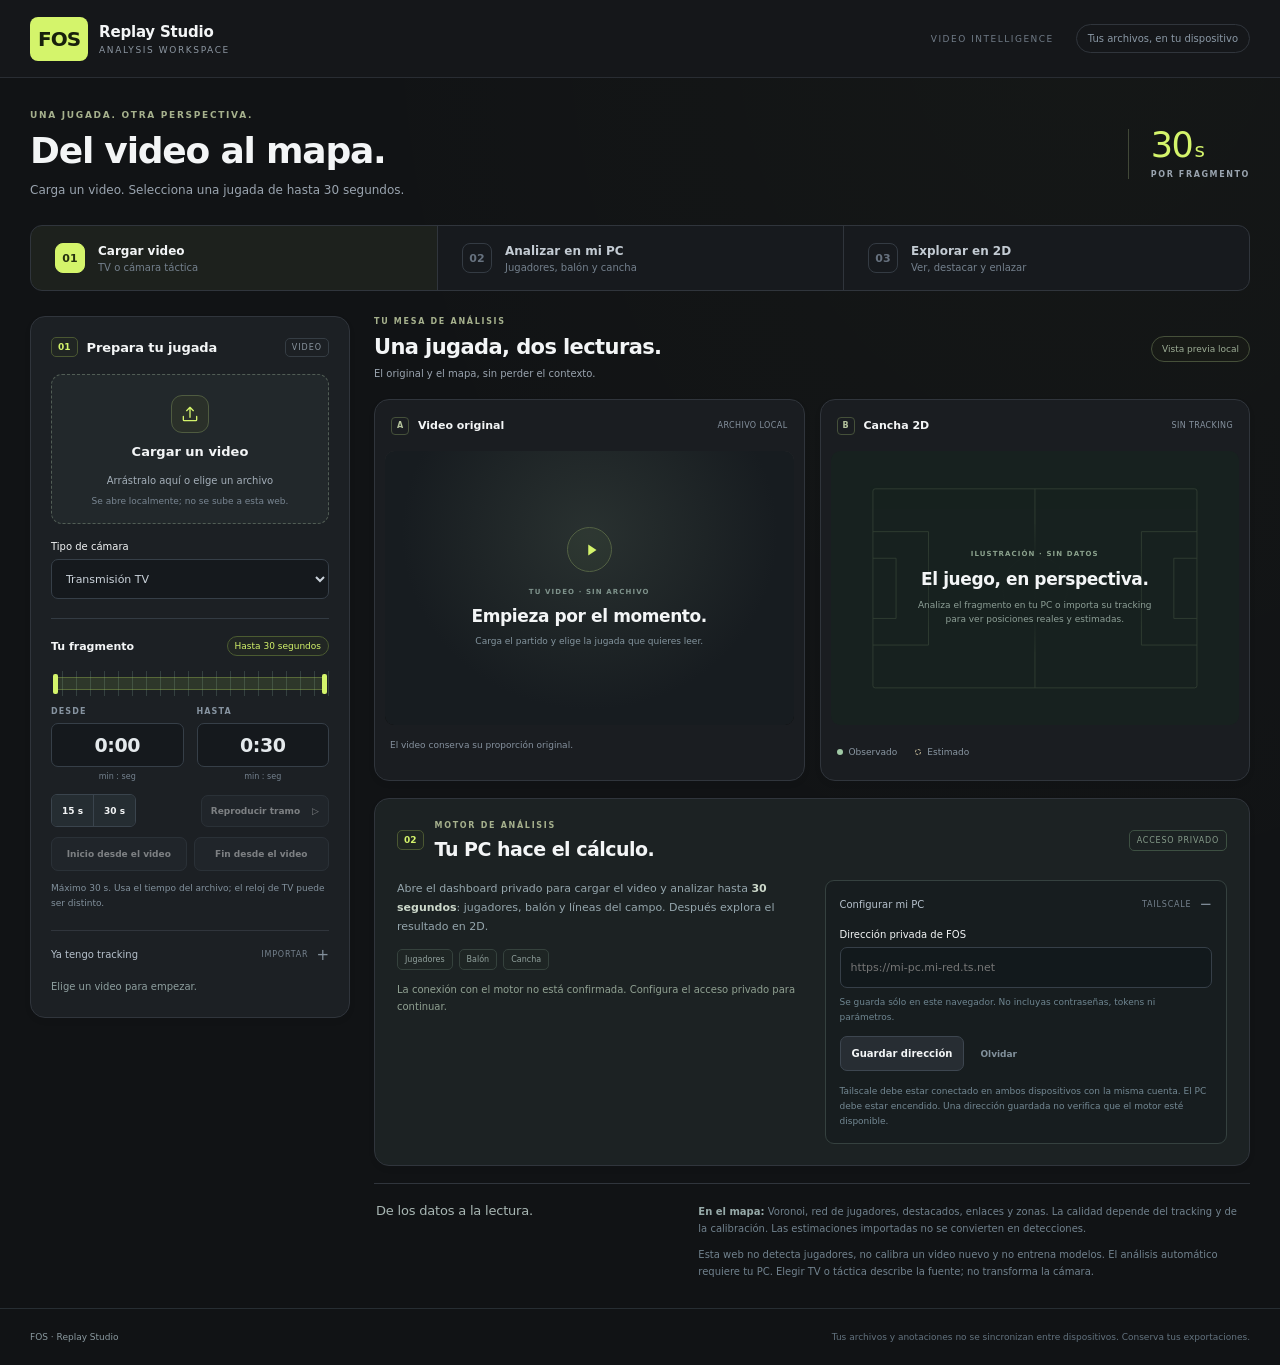
<file: index.html>
<!doctype html>
<html lang="es"><head><meta charset="utf-8"><meta name="viewport" content="width=device-width,initial-scale=1">
<meta http-equiv="Content-Security-Policy" content="default-src 'self'; script-src 'self'; style-src 'self'; img-src 'self' data: blob:; media-src 'self' blob:; connect-src 'none'; frame-src 'self'; object-src 'none'; base-uri 'self'; form-action 'none'">
<meta name="referrer" content="no-referrer"><title>FOS · Replay Studio</title><link rel="stylesheet" href="pages.css?v=18dd96d00d69cf23bdf77b9790eb50565ce54c8d205785ffd702f9bd0de500a0"></head>
<body><main>
<header class="topbar"><a class="brand" href="./?v=18dd96d00d69cf23bdf77b9790eb50565ce54c8d205785ffd702f9bd0de500a0"><span class="brand-mark">FOS</span><span>Replay Studio<small>Analysis workspace</small></span></a><div class="top-meta"><span class="top-caption">VIDEO INTELLIGENCE</span><span class="badge">Tus archivos, en tu dispositivo</span></div></header>
<section class="page-intro"><div><p class="eyebrow">UNA JUGADA. OTRA PERSPECTIVA.</p><h1>Del video al mapa.</h1><p id="pipelineStatus" role="status" aria-live="polite">Carga un video, elige hasta 30 segundos y lleva la jugada a tu espacio de análisis.</p></div><span class="session-limit">30<span>s</span><small>POR FRAGMENTO</small></span></section>
<ol id="pipelineStepper" class="workflow-steps" aria-label="Flujo de análisis"><li id="stepLoad" data-state="active" aria-current="step"><span class="step-number">01</span><div><strong>Cargar video</strong><small>TV o cámara táctica</small></div></li><li id="stepAnalyze" data-state="pending"><span class="step-number">02</span><div><strong>Analizar en mi PC</strong><small>Jugadores, balón y cancha</small></div></li><li id="step2D" data-state="pending"><span class="step-number">03</span><div><strong>Explorar en 2D</strong><small>Ver, destacar y enlazar</small></div></li></ol>
<div class="public-layout">
<section class="card setup" aria-label="Preparar el video"><form id="setupForm"><div class="section-title"><span class="section-number">01</span><h2>Prepara tu jugada</h2><span class="mini-label">VIDEO</span></div>
<label class="dropzone" id="dropzone" for="videoFile"><span class="upload-icon" aria-hidden="true"><svg viewBox="0 0 24 24"><path d="M12 16V4m-4 4 4-4 4 4M4 15v4a1 1 0 0 0 1 1h14a1 1 0 0 0 1-1v-4"/></svg></span><strong>Cargar un video</strong><span>Arrástralo aquí o elige un archivo</span><small>Se abre localmente; no se sube a esta web.</small><input id="videoFile" type="file" accept="video/*,.mp4,.webm,.mov,.m4v,.mkv" required></label>
<label class="field camera-field">Tipo de cámara<select id="cameraType"><option value="tv">Transmisión TV</option><option value="tactical">Cámara táctica</option></select></label>
<div class="clip-editor"><div class="range-heading"><h3>Tu fragmento</h3><span id="clipDuration" class="pill">Hasta 30 s</span></div><div class="clip-rail" aria-hidden="true"><span></span><i></i><span></span></div><div class="time-fields"><label for="fromTime">DESDE<input id="fromTime" value="0:00" inputmode="decimal" autocomplete="off" required><small>min : seg</small></label><label for="toTime">HASTA<input id="toTime" value="0:30" inputmode="decimal" autocomplete="off" required><small>min : seg</small></label></div><div class="range-shortcuts"><div class="presets" aria-label="Duración del fragmento"><button type="button" data-clip-seconds="15">15 s</button><button type="button" data-clip-seconds="30" aria-pressed="true">30 s</button></div><button id="previewButton" type="button" disabled>Reproducir tramo <span aria-hidden="true">▷</span></button></div><div class="mark-actions"><button id="markStart" type="button" disabled>Inicio desde el video</button><button id="markEnd" type="button" disabled>Fin desde el video</button></div><p class="hint">Máximo 30 s. Usa el tiempo del archivo; el reloj de TV puede ser distinto.</p></div>
<details class="imports"><summary>Ya tengo tracking <span>IMPORTAR</span></summary><div class="imports-body"><label>Tracking JSON / CSV<input id="trackingFiles" type="file" accept=".json,.csv,application/json,text/csv" multiple><span>Selecciona tracking y continuidad del mismo video y revisión.</span></label><label>Cámara / homografías JSON<input id="cameraFile" type="file" accept=".json,application/json"><span>Para superponer la cancha sobre la imagen.</span></label><button id="openButton" type="submit">Abrir 2D con tracking <span aria-hidden="true">↗</span></button><a class="text-link" href="analyst.html?v=18dd96d00d69cf23bdf77b9790eb50565ce54c8d205785ffd702f9bd0de500a0">Abrir Analyst directamente ↗</a></div></details>
<p id="setupStatus" class="status-line" role="status" aria-live="polite">Elige un video para empezar.</p></form></section>
<div class="public-stage"><div class="workspace-heading"><div><p class="eyebrow">TU MESA DE ANÁLISIS</p><h2>Una jugada, dos lecturas.</h2><p>El original y el mapa, sin perder el contexto.</p></div><span class="status-badge">Vista previa local</span></div>
<div class="preview-grid"><article class="card preview"><div class="pane-heading"><h2><span class="pane-number">A</span>Video original</h2><span class="subtle">ARCHIVO LOCAL</span></div><div class="preview-surface"><video id="preview" controls playsinline preload="metadata" aria-label="Vista previa del video seleccionado"></video><div id="previewEmpty" class="preview-empty"><span class="empty-play" aria-hidden="true"><svg viewBox="0 0 24 24"><path d="m9 6 9 6-9 6z"/></svg></span><span class="empty-kicker">TU VIDEO · SIN ARCHIVO</span><strong>Empieza por el momento.</strong><p>Carga el partido y elige la jugada que quieres leer.</p></div></div><p id="videoMetadata">El video conserva su proporción original.</p></article>
<article class="card pitch-preview"><div class="pane-heading"><h2><span class="pane-number">B</span>Cancha 2D</h2><span class="subtle">SIN TRACKING</span></div><div class="pitch-placeholder"><svg class="empty-field-svg" viewBox="0 0 320 208" aria-hidden="true"><rect x="20" y="18" width="280" height="172" rx="2"/><path d="M160 18v172M20 55h48v98H20M300 55h-48v98h48M20 78h20v52H20M300 78h-20v52h20"/><circle cx="160" cy="104" r="28"/><circle cx="160" cy="104" r="1.5"/></svg><div class="empty-copy"><span class="empty-kicker">ILUSTRACIÓN · SIN DATOS</span><strong>El juego, en perspectiva.</strong><p>Analiza el fragmento en tu PC o importa su tracking para ver posiciones reales y estimadas.</p></div></div><div class="pitch-caption"><span><i class="observed-dot"></i>Observado</span><span><i class="estimated-dot"></i>Estimado</span></div></article></div>
<section id="privatePC" class="card private-pc" aria-labelledby="privatePCTitle"><div class="engine-heading"><span class="section-number">02</span><div><p class="eyebrow">MOTOR DE ANÁLISIS</p><h2 id="privatePCTitle">Tu PC hace el cálculo.</h2></div><span class="engine-tag">ACCESO PRIVADO</span></div><div class="engine-body"><div class="engine-copy"><p>Abre el dashboard privado para cargar el video y analizar hasta <strong>30 segundos</strong>: jugadores, balón y líneas del campo. Después explora el resultado en 2D.</p><div class="analysis-scope"><span>Jugadores</span><span>Balón</span><span>Cancha</span></div><a id="privatePCOpen" class="primary" target="_blank" rel="noopener noreferrer" hidden>Analizar con mi PC <span aria-hidden="true">↗</span></a><p id="privatePCStatus" class="status-line" role="status" aria-live="polite">La conexión con el motor no está confirmada. Configura el acceso privado para continuar.</p></div>
<details id="privatePCSetup" class="connection-config" open><summary>Configurar mi PC <span>TAILSCALE</span></summary><form id="privatePCForm" novalidate><label for="privatePCUrl">Dirección privada de FOS<input id="privatePCUrl" type="url" inputmode="url" autocomplete="off" spellcheck="false" autocapitalize="none" placeholder="https://mi-pc.mi-red.ts.net" aria-describedby="privatePCHelp"><span id="privatePCHelp">Se guarda sólo en este navegador. No incluyas contraseñas, tokens ni parámetros.</span></label><div class="connection-actions"><button type="submit">Guardar dirección</button><button id="privatePCForget" class="text-button" type="button">Olvidar</button></div><p class="hint">Tailscale debe estar conectado en ambos dispositivos con la misma cuenta. El PC debe estar encendido. Una dirección guardada no verifica que el motor esté disponible.</p></form></details></div></section>
<section id="workspace" hidden><div class="workspace-title"><div><p class="eyebrow">03 / VISUALIZACIÓN</p><h2>FOS Analyst</h2></div><span id="workspaceNote">Los datos y las anotaciones permanecen en este navegador.</span></div><iframe id="analystFrame" title="FOS Analyst: video y cancha 2D" allow="fullscreen" loading="lazy"></iframe></section>
<section id="limits" class="limits"><h2>De los datos a la lectura.</h2><div><p><strong>En el mapa:</strong> Voronoi, red de jugadores, destacados, enlaces y zonas. La calidad depende del tracking y de la calibración. Las estimaciones importadas no se convierten en detecciones.</p><p>Esta web no detecta jugadores, no calibra un video nuevo y no entrena modelos. El análisis automático requiere tu PC. Elegir TV o táctica describe la fuente; no transforma la cámara.</p></div></section>
</div></div>
<footer><span>FOS · Replay Studio</span><span>Tus archivos y anotaciones no se sincronizan entre dispositivos. Conserva tus exportaciones.</span></footer>
</main><script type="module" src="pages-app.js?v=18dd96d00d69cf23bdf77b9790eb50565ce54c8d205785ffd702f9bd0de500a0"></script></body></html>
</file>
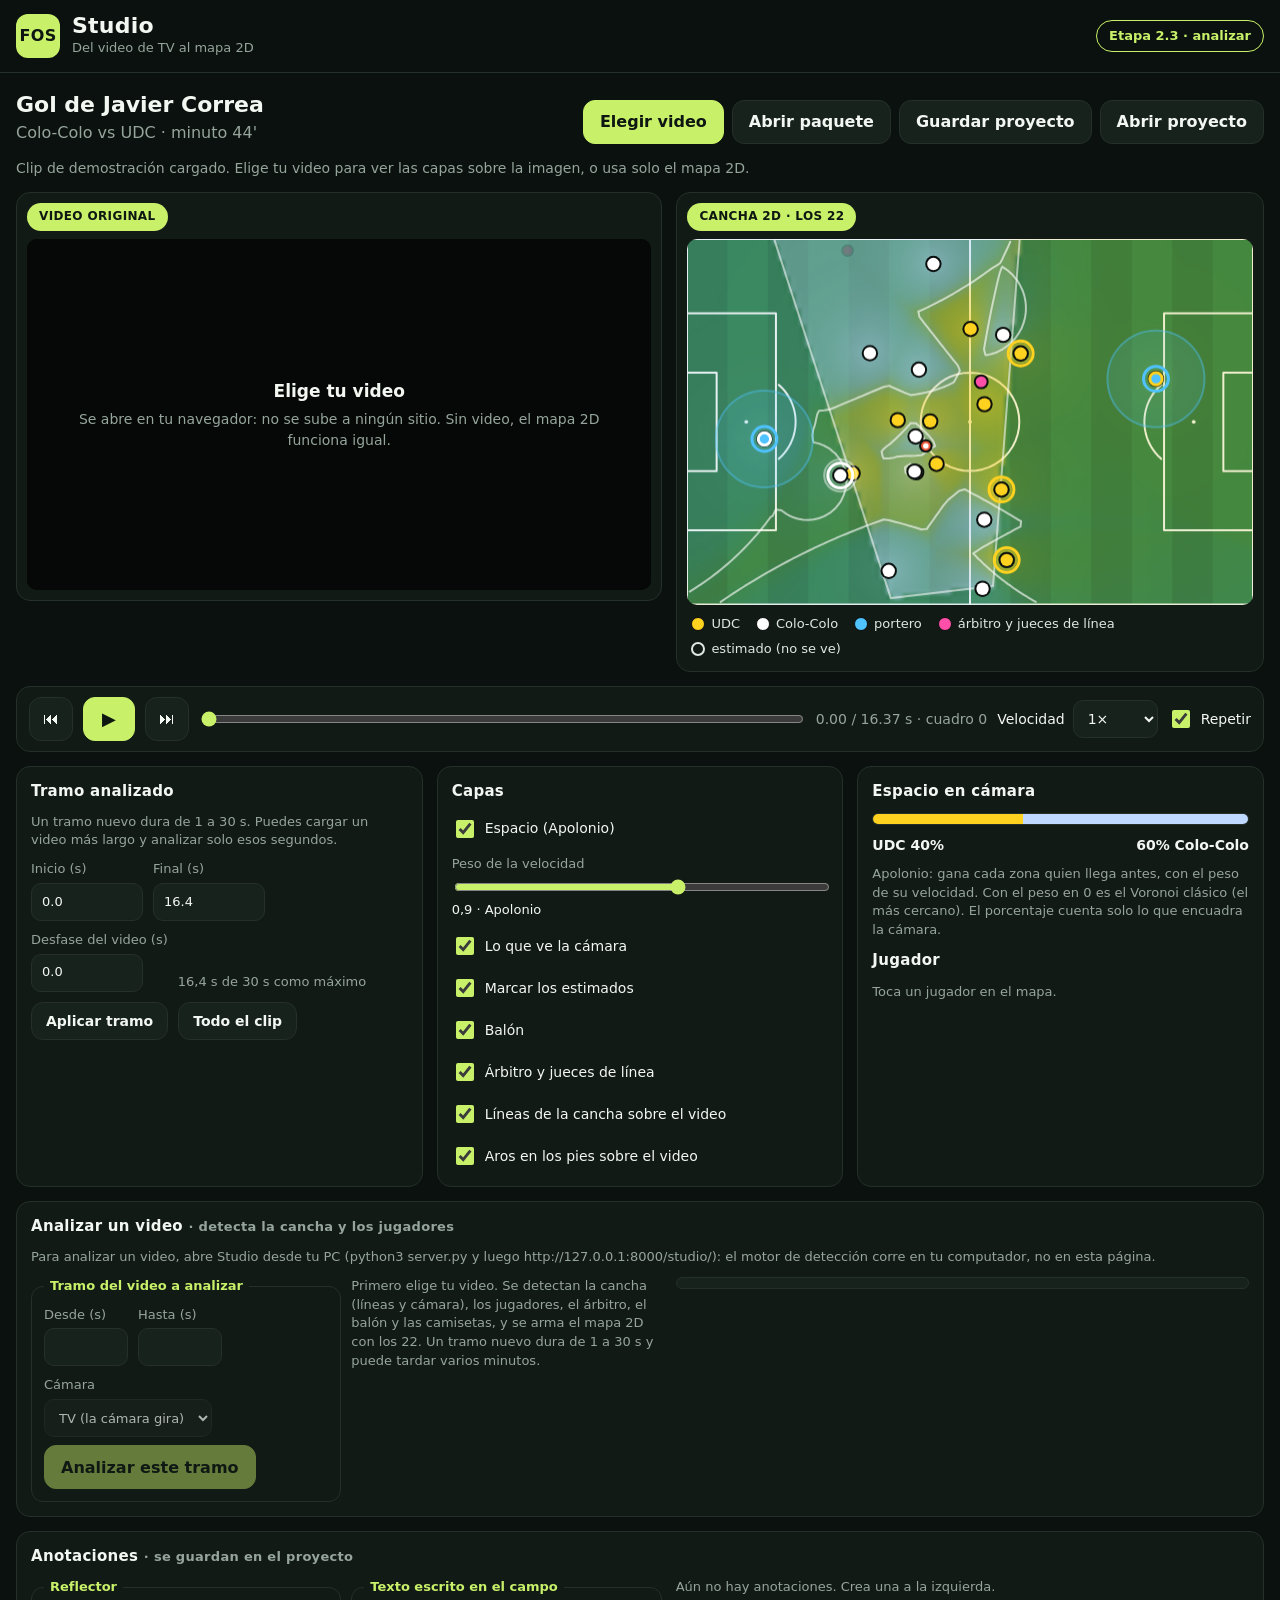
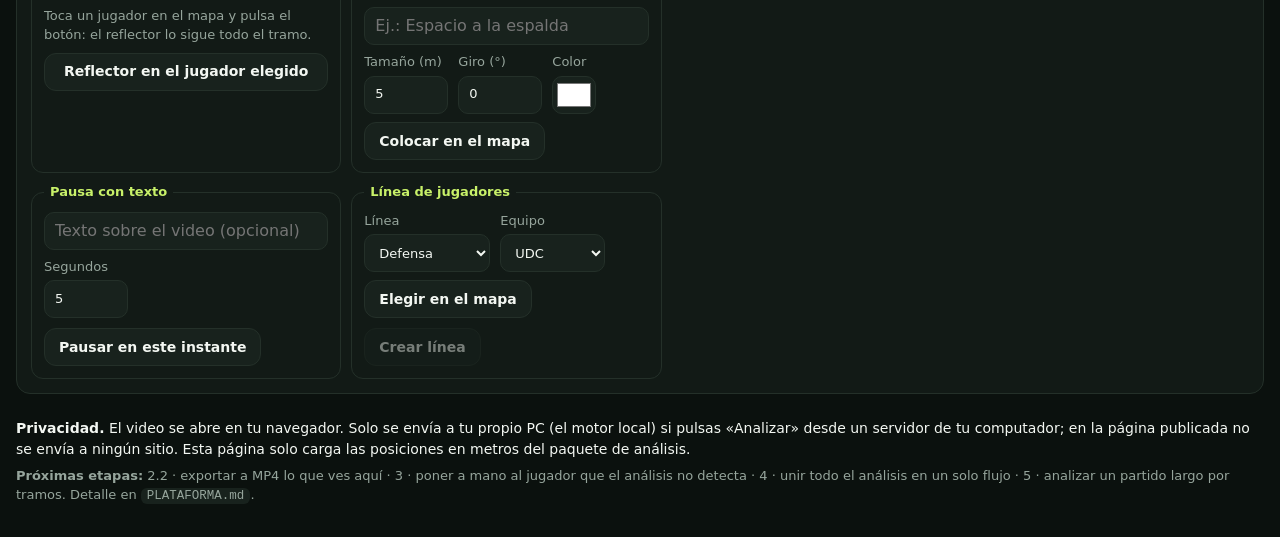
<file: studio/index.html>
<!doctype html>
<html lang="es">
<head>
<meta charset="utf-8">
<meta name="viewport" content="width=device-width, initial-scale=1">
<title>FOS Studio</title>
<meta name="description" content="Del video de TV al mapa 2D: los 22 jugadores sobre la cancha, el espacio que domina cada equipo y las líneas del campo sobre tu video.">
<link rel="stylesheet" href="studio.css">
</head>
<body>
<header class="top">
  <div class="brand"><span class="logo">FOS</span><div><h1>Studio</h1><p>Del video de TV al mapa 2D</p></div></div>
  <span class="badge" title="La plataforma se construye por etapas: ver PLATAFORMA.md">Etapa 2.3 · analizar</span>
</header>

<main>
  <section class="clip-head">
    <div><h2 id="clipTitle">Cargando…</h2><p id="clipSub" class="muted"></p></div>
    <div class="actions">
      <button id="btnVideo" class="btn primary" type="button">Elegir video</button>
      <button id="btnBundle" class="btn" type="button">Abrir paquete</button>
      <button id="btnSave" class="btn" type="button">Guardar proyecto</button>
      <button id="btnOpen" class="btn" type="button">Abrir proyecto</button>
    </div>
    <input id="videoFile" type="file" accept="video/*" hidden>
    <input id="bundleFile" type="file" accept=".json,application/json" hidden>
    <input id="projectFile" type="file" accept=".json,application/json" hidden>
  </section>
  <p id="status" class="status" role="status" aria-live="polite"></p>

  <section class="stage">
    <figure class="panel" id="videoPanel">
      <span class="chip">VIDEO ORIGINAL</span>
      <div class="frame" id="videoFrame">
        <video id="video" playsinline preload="auto"></video>
        <div id="textLayer" class="text-layer" aria-hidden="true"></div>
        <canvas id="overlay" aria-hidden="true"></canvas>
        <div id="caption" class="caption" hidden role="status"></div>
        <div id="videoEmpty" class="empty"><strong>Elige tu video</strong><span>Se abre en tu navegador: no se sube a ningún sitio. Sin video, el mapa 2D funciona igual.</span></div>
      </div>
    </figure>
    <figure class="panel">
      <span class="chip">CANCHA 2D · LOS 22</span>
      <canvas id="map" aria-label="Cancha 2D con los 22 jugadores"></canvas>
      <figcaption id="legend" class="legend"></figcaption>
    </figure>
  </section>

  <section class="transport" aria-label="Reproducción">
    <button id="btnPrev" class="icon" type="button" aria-label="Cuadro anterior" title="Cuadro anterior (←)">⏮</button>
    <button id="btnPlay" class="icon main" type="button" aria-label="Reproducir" title="Reproducir / pausa (espacio)">▶</button>
    <button id="btnNext" class="icon" type="button" aria-label="Cuadro siguiente" title="Cuadro siguiente (→)">⏭</button>
    <input id="slider" type="range" min="0" max="1" step="0.001" value="0" aria-label="Posición en el clip">
    <output id="time" class="time">0.00 / 0.00 s</output>
    <label class="select">Velocidad
      <select id="rate"><option value="0.25">0,25×</option><option value="0.5">0,5×</option><option value="1" selected>1×</option><option value="2">2×</option></select>
    </label>
    <label class="check"><input id="loop" type="checkbox" checked> Repetir</label>
  </section>

  <section class="cards">
    <article class="card">
      <h3>Tramo analizado</h3>
      <p class="muted small">Un tramo nuevo dura de 1 a 30 s. Puedes cargar un video más largo y analizar solo esos segundos.</p>
      <div class="row">
        <label>Inicio (s) <input id="rangeStart" type="number" min="0" step="0.1" inputmode="decimal"></label>
        <label>Final (s) <input id="rangeEnd" type="number" min="0" step="0.1" inputmode="decimal"></label>
      </div>
      <div class="row">
        <label>Desfase del video (s) <input id="videoOffset" type="number" min="0" step="0.1" value="0" inputmode="decimal"></label>
        <span class="muted small" id="rangeInfo"></span>
      </div>
      <div class="row">
        <button id="btnRange" class="btn small" type="button">Aplicar tramo</button>
        <button id="btnFull" class="btn small" type="button">Todo el clip</button>
      </div>
      <p id="rangeMsg" class="msg" role="alert"></p>
    </article>

    <article class="card">
      <h3>Capas</h3>
      <label class="check"><input type="checkbox" data-layer="apolonio"> Espacio (Apolonio)</label>
      <label class="slider">Peso de la velocidad <input id="gain" type="range" min="0" max="1.5" step="0.05" value="0.9"><output id="gainOut">0,9 · Apolonio</output></label>
      <label class="check"><input type="checkbox" data-layer="footprint"> Lo que ve la cámara</label>
      <label class="check"><input type="checkbox" data-layer="estimated"> Marcar los estimados</label>
      <label class="check"><input type="checkbox" data-layer="ball"> Balón</label>
      <label class="check"><input type="checkbox" data-layer="referees"> Árbitro y jueces de línea</label>
      <label class="check"><input type="checkbox" data-layer="fieldLines"> Líneas de la cancha sobre el video</label>
      <label class="check"><input type="checkbox" data-layer="feetRings"> Aros en los pies sobre el video</label>
    </article>

    <article class="card">
      <h3>Espacio en cámara</h3>
      <div class="bar" aria-hidden="true"><i id="bar0"></i><i id="bar1"></i></div>
      <div class="bar-l"><span id="pct0"></span><span id="pct1"></span></div>
      <p class="muted small">Apolonio: gana cada zona quien llega antes, con el peso de su velocidad. Con el peso en 0 es el Voronoi clásico (el más cercano). El porcentaje cuenta solo lo que encuadra la cámara.</p>
      <h3>Jugador</h3>
      <div id="player" class="muted small">Toca un jugador en el mapa.</div>
    </article>


    <article class="card wide" id="engineCard">
      <h3>Analizar un video <span class="muted small">· detecta la cancha y los jugadores</span></h3>
      <p id="engineState" class="muted small">Buscando el motor de análisis…</p>
      <div class="ann-grid">
        <div class="ann-tools">
          <fieldset>
            <legend>Tramo del video a analizar</legend>
            <div class="row">
              <label>Desde (s) <input id="anStart" type="number" min="0" step="0.1" inputmode="decimal" disabled></label>
              <label>Hasta (s) <input id="anEnd" type="number" min="0" step="0.1" inputmode="decimal" disabled></label>
              <label>Cámara <select id="anCamera" disabled><option value="tv">TV (la cámara gira)</option><option value="tactical">Táctica (fija)</option></select></label>
            </div>
            <div class="row"><button id="btnAnalyze" class="btn primary" type="button" disabled>Analizar este tramo</button><button id="btnCancel" class="btn" type="button" hidden>Cancelar</button></div>
          </fieldset>
          <p class="muted small">Primero elige tu video. Se detectan la cancha (líneas y cámara), los jugadores, el árbitro, el balón y las camisetas, y se arma el mapa 2D con los 22. Un tramo nuevo dura de 1 a 30 s y puede tardar varios minutos.</p>
        </div>
        <div class="ann-list">
          <div class="bar" aria-hidden="true"><i id="anBar" style="width:0;background:var(--lime)"></i></div>
          <p id="anMsg" class="muted small" role="status" aria-live="polite"></p>
          <p id="anAdvice" class="advice" hidden></p>
        </div>
      </div>
    </article>

    <article class="card wide" id="annCard">
      <h3>Anotaciones <span class="muted small">· se guardan en el proyecto</span></h3>
      <div class="ann-grid">
        <div class="ann-tools">
          <fieldset>
            <legend>Reflector</legend>
            <p class="muted small">Toca un jugador en el mapa y pulsa el botón: el reflector lo sigue todo el tramo.</p>
            <button id="addSpot" class="btn small" type="button">Reflector en el jugador elegido</button>
          </fieldset>
          <fieldset>
            <legend>Texto escrito en el campo</legend>
            <input id="txtText" type="text" maxlength="60" placeholder="Ej.: Espacio a la espalda" aria-label="Texto">
            <div class="row">
              <label>Tamaño (m) <input id="txtSize" type="number" min="0.8" max="12" step="0.2" value="5"></label>
              <label>Giro (°) <input id="txtRot" type="number" min="-180" max="180" step="5" value="0"></label>
              <label>Color <input id="txtColor" type="color" value="#ffffff"></label>
            </div>
            <div class="row"><button id="addText" class="btn small" type="button">Colocar en el mapa</button><span id="txtHint" class="muted small"></span></div>
          </fieldset>
          <fieldset>
            <legend>Pausa con texto</legend>
            <input id="frzText" type="text" maxlength="80" placeholder="Texto sobre el video (opcional)" aria-label="Texto de la pausa">
            <div class="row"><label>Segundos <input id="frzDur" type="number" min="0.5" max="10" step="0.5" value="5"></label><button id="addFreeze" class="btn small" type="button">Pausar en este instante</button></div>
          </fieldset>
          <fieldset>
            <legend>Línea de jugadores</legend>
            <div class="row">
              <label>Línea <select id="lnKind"><option>Defensa</option><option>Mediocampo</option><option>Delantera</option></select></label>
              <label>Equipo <select id="lnTeam"></select></label>
            </div>
            <div class="row"><button id="lnPick" class="btn small" type="button">Elegir en el mapa</button><button id="lnMake" class="btn small" type="button" disabled>Crear línea</button><span id="lnHint" class="muted small"></span></div>
          </fieldset>
        </div>
        <div class="ann-list">
          <p id="annEmpty" class="muted small">Aún no hay anotaciones. Crea una a la izquierda.</p>
          <ol id="annList"></ol>
          <p id="annMsg" class="msg" role="alert"></p>
        </div>
      </div>
    </article>
  </section>
</main>

<footer>
  <p><strong>Privacidad.</strong> El video se abre en tu navegador. Solo se envía a tu propio PC (el motor local) si pulsas «Analizar» desde un servidor de tu computador; en la página publicada no se envía a ningún sitio. Esta página solo carga las posiciones en metros del paquete de análisis.</p>
  <p class="muted small"><strong>Próximas etapas:</strong> 2.2 · exportar a MP4 lo que ves aquí · 3 · poner a mano al jugador que el análisis no detecta · 4 · unir todo el análisis en un solo flujo · 5 · analizar un partido largo por tramos. Detalle en <code>PLATAFORMA.md</code>.</p>
</footer>
<script type="module" src="app.js"></script>
</body>
</html>
</file>
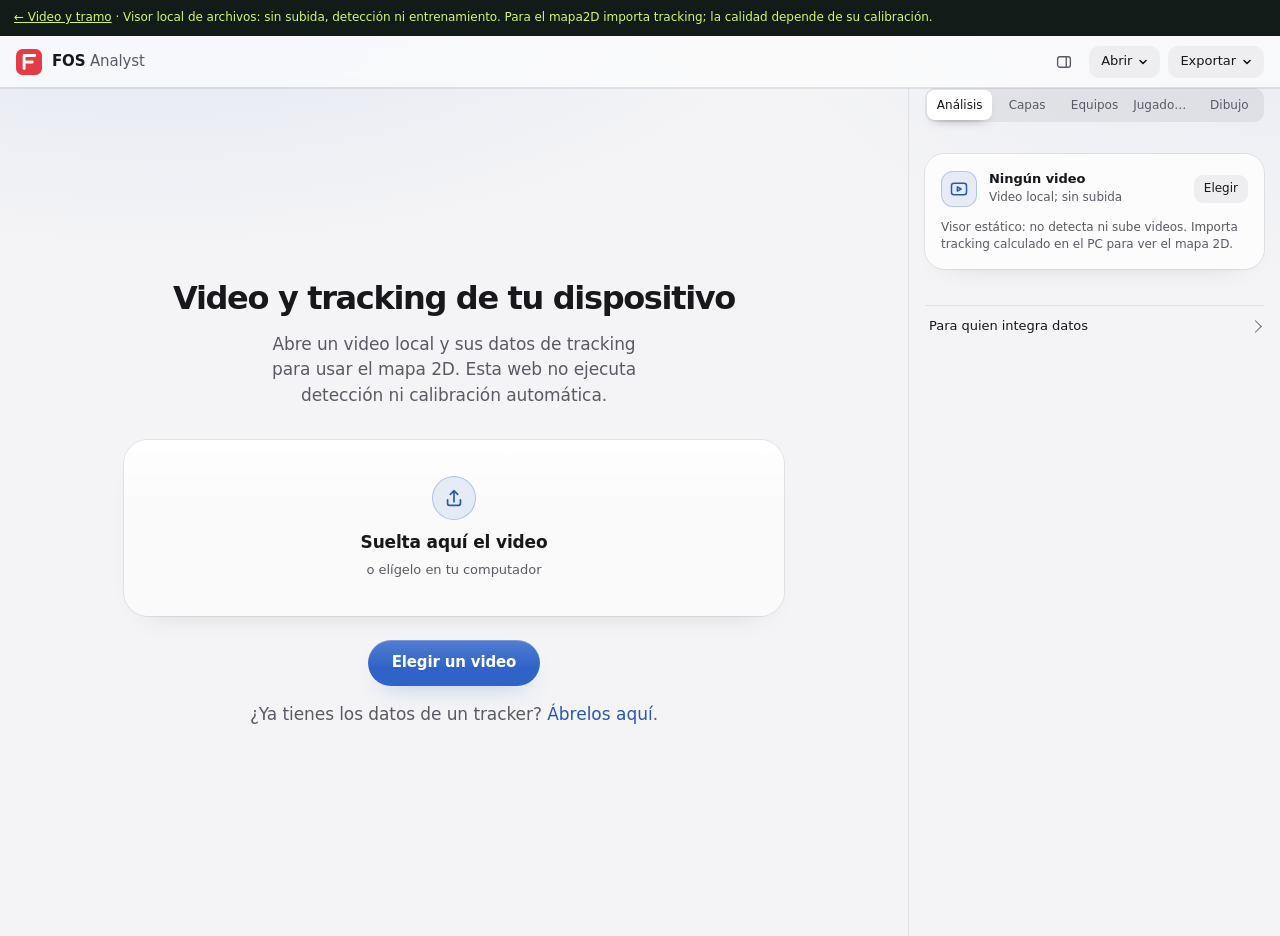
<file: analyst.html>
<!doctype html><html lang="es"><head><meta charset="UTF-8"><meta http-equiv="Content-Security-Policy" content="default-src 'self'; script-src 'self'; style-src 'self' 'unsafe-inline'; img-src 'self' data: blob:; media-src 'self' blob:; connect-src 'none'; frame-src 'self'; object-src 'none'; base-uri 'self'; form-action 'none'"><meta name="referrer" content="no-referrer"><meta name="viewport" content="width=device-width,initial-scale=1"><meta name="color-scheme" content="dark light"><title>FOS · Analyst</title><link rel="stylesheet" href="fos-ui.css?v=18dd96d00d69cf23bdf77b9790eb50565ce54c8d205785ffd702f9bd0de500a0"><link rel="stylesheet" href="analyst.css?v=18dd96d00d69cf23bdf77b9790eb50565ce54c8d205785ffd702f9bd0de500a0"><link rel="stylesheet" href="tactical-annotations.css?v=18dd96d00d69cf23bdf77b9790eb50565ce54c8d205785ffd702f9bd0de500a0"><link rel="stylesheet" href="analyst-pages.css?v=18dd96d00d69cf23bdf77b9790eb50565ce54c8d205785ffd702f9bd0de500a0"><link rel="icon" href="data:image/svg+xml,%3Csvg xmlns='http://www.w3.org/2000/svg' viewBox='0 0 32 32'%3E%3Crect width='32' height='32' rx='8' fill='%23e43b47'/%3E%3Cpath d='M10 24V8h13M10 16h10' fill='none' stroke='white' stroke-width='3.6' stroke-linecap='round' stroke-linejoin='round'/%3E%3C/svg%3E"></head><body class="analyst" data-state="empty">
<p class="static-note"><a href="index.html?v=18dd96d00d69cf23bdf77b9790eb50565ce54c8d205785ffd702f9bd0de500a0" target="_top">← Video y tramo</a> · Visor local de archivos: sin subida, detección ni entrenamiento. Para el mapa2D importa tracking; la calidad depende de su calibración.</p><header class="toolbar">
  <div class="brand"><svg width="26" height="26" viewBox="0 0 32 32" aria-hidden="true"><rect width="32" height="32" rx="8" fill="#e43b47"/><path d="M10 24V8h13M10 16h10" fill="none" stroke="#fff" stroke-width="3.6" stroke-linecap="round" stroke-linejoin="round"/></svg><span><b>FOS</b> Analyst</span></div>
  <div class="view-switch" role="group" aria-label="Vista"><button data-view="pitch">Cancha</button><button data-view="video">Video</button><button data-view="both" class="active">Ambos</button></div>
  <div class="head-actions">
    <button id="panelToggle" class="icon-btn" type="button" aria-pressed="true" title="Mostrar u ocultar el panel de la derecha para dar más espacio a las dos pantallas" aria-label="Mostrar u ocultar el panel"><svg width="18" height="18" viewBox="0 0 24 24" aria-hidden="true" fill="none" stroke="currentColor" stroke-width="1.8" stroke-linecap="round" stroke-linejoin="round"><rect x="3.5" y="5" width="17" height="14" rx="3"/><path d="M15 5v14"/></svg></button>
    <details class="menu fos-nav"><summary class="btn">Herramientas <svg width="10" height="10" viewBox="0 0 10 10" aria-hidden="true"><path d="M2 3.5l3 3 3-3" fill="none" stroke="currentColor" stroke-width="1.6" stroke-linecap="round" stroke-linejoin="round"/></svg></summary><div class="menu-pop"><a href="analyst.html?v=18dd96d00d69cf23bdf77b9790eb50565ce54c8d205785ffd702f9bd0de500a0" aria-current="page">Analizar un partido<small>FOS Analyst</small></a><a href="index.html?v=18dd96d00d69cf23bdf77b9790eb50565ce54c8d205785ffd702f9bd0de500a0">Editor de jugadas<small>Replay Studio</small></a><a href="index.html?v=18dd96d00d69cf23bdf77b9790eb50565ce54c8d205785ffd702f9bd0de500a0">Explicador<small>Video explicativo</small></a></div></details>
    <details class="menu"><summary class="btn">Abrir <svg width="10" height="10" viewBox="0 0 10 10" aria-hidden="true"><path d="M2 3.5l3 3 3-3" fill="none" stroke="currentColor" stroke-width="1.6" stroke-linecap="round" stroke-linejoin="round"/></svg></summary>
      <div class="menu-pop" role="menu">
        <button id="openVideo" role="menuitem">Video…</button>
        <button id="openData" role="menuitem" title="Tracking JSON o CSV; para continuidad selecciona también reconstruction.json y continuity.json de la misma revisión">Datos de tracking y continuidad…</button>
        <button id="openH" role="menuitem" title="Matriz de la cámara (JSON del tracker)">Cámara (JSON)…</button>
        <button id="loadProject" role="menuitem">Proyecto…</button>
        <hr>
        <button id="realClip" role="menuitem" title="Un clip real de transmisión ya analizado (Aravena contra Portugal): 10 jugadores, sin balón">Clip real de ejemplo</button>
        <button id="calib" role="menuitem" title="Marca 4 puntos de la cancha en el video para dibujar sobre él">Calibrar el video a mano</button>
      </div>
    </details>
    <details class="menu"><summary class="btn primary">Exportar <svg width="10" height="10" viewBox="0 0 10 10" aria-hidden="true"><path d="M2 3.5l3 3 3-3" fill="none" stroke="currentColor" stroke-width="1.6" stroke-linecap="round" stroke-linejoin="round"/></svg></summary>
      <div class="menu-pop" role="menu">
        <button id="exportCsv" role="menuitem" title="El x e y (en metros) de cada jugador y del balón en cada fotograma, en un CSV">Coordenadas (CSV)</button>
        <button id="exportMatchCsv" role="menuitem" title="El x e y de todos los jugadores de TODO el partido analizado (por tramos), en un CSV">CSV de todo el partido</button>
        <button id="exportSlotsCsv" role="menuitem" title="Los 11 de cada equipo en todo el partido: dónde está cada casilla, si se ve o está estimada y el radio de duda (5 por segundo)">CSV de los 11 de cada equipo</button>
        <button id="exportJson" role="menuitem" title="x e y de cada jugador en cada fotograma, en JSON">Coordenadas (JSON)</button>
        <button id="snapshot" role="menuitem" title="Imagen de la cancha con todo lo dibujado">Imagen de la cancha</button>
        <hr>
        <button id="saveProject" role="menuitem">Guardar proyecto</button>
      </div>
    </details>
  </div>
</header>

<main class="an-main">
  <section class="an-center" id="center">
    <div class="stage-bar"><span id="liveBadge" class="badge" hidden>EN VIVO</span><span id="stageTitle" class="stage-title"></span><span id="hover" class="muted small"></span></div>
    <p id="modelReviewNote" class="model-review-note" role="status" aria-live="polite" hidden></p>

    <div class="an-stage" id="stage">
      <div class="hero" id="empty">
        <div class="hero-card">
          <h1>Analiza un partido</h1>
          <p>Abre un video local y datos de tracking para dibujar jugadores en2D. Esta web no ejecuta análisis automático.</p>
          <div class="drop" id="drop"><span class="drop-ico" aria-hidden="true"><svg viewBox="0 0 24 24"><path d="M12 16V4m0 0l-4 4m4-4l4 4M5 14v4a2 2 0 002 2h10a2 2 0 002-2v-4"/></svg></span><b>Suelta aquí el video</b><span class="muted">o elígelo en tu computador</span></div>
          <div class="hero-actions"><button class="primary big" id="emptyVideo">Elegir un video</button><button class="big ghost" id="emptyDemo">Ver un clip real de ejemplo</button></div>
          <p class="hero-foot muted small">¿Ya tienes los datos de un tracker? <button class="link" id="emptyData">Ábrelos aquí</button>.</p>
        </div>
      </div>

      <div class="pane" id="pitchPane" hidden><div class="pane-cap"><b>Cancha 2D</b><span>posiciones en metros</span></div><canvas id="pitch" aria-label="Cancha táctica con los jugadores y las capas de análisis"></canvas><p id="continuityNote" class="muted small" aria-live="polite" hidden></p><div class="pane-note" id="staleNote" hidden>Este tramo todavía no está analizado</div></div>

      <div class="pane" id="videoPane" hidden>
        <div class="pane-cap"><b>Video original</b><span>con las líneas de la cancha</span></div>
        <div class="video-box"><video id="video" muted playsinline controls></video><canvas id="vover"></canvas>
          <div class="cta" id="cta" hidden>
            <div class="cta-card">
              <div class="cta-idle" id="ctaIdle">
                <h2>Listo para analizar</h2>
                <p class="muted">Detecta las líneas de la cancha, sigue a la cámara cuando se mueve y ubica a cada jugador.</p>
                <div class="cta-actions"><button class="primary big" id="ctaAnalyze">Detectar cancha y jugadores</button></div>
                <p class="muted small cta-range">Tramo <b id="ctaRange"></b> <button class="link" id="ctaRangeEdit" type="button">Cambiar</button> <span aria-hidden="true">·</span> <button class="link" id="ctaSettings" type="button">Ajustes</button></p>
              </div>
              <div class="cta-busy" id="ctaBusy" hidden>
                <h2 id="ctaStep">Analizando…</h2>
                <div class="progress"><i id="ctaBar" style="width:0"></i></div>
                <p class="muted small" id="ctaMsg"></p>
                <button class="ghost" id="ctaCancel">Cancelar</button>
              </div>
            </div>
          </div>
        </div>
        <p class="muted small" id="videoInfo">Abre un video y su cámara (o calíbralo) para dibujar sobre él.</p>
      </div>
    </div>

    <div class="dock" id="dock" hidden>
      <div class="dock-main">
        <button id="prev" aria-label="Cuadro anterior" title="Cuadro anterior (←)"><svg viewBox="0 0 24 24" aria-hidden="true"><path d="M15 6l-6 6 6 6"/></svg></button>
        <button id="play" class="play" aria-label="Reproducir" title="Reproducir o pausar (espacio)"><svg class="i-play" viewBox="0 0 24 24" aria-hidden="true"><path d="M8 5.5v13l11-6.5z"/></svg><svg class="i-pause" viewBox="0 0 24 24" aria-hidden="true"><path d="M7 5h3.5v14H7zM13.5 5H17v14h-3.5z"/></svg></button>
        <button id="next" aria-label="Cuadro siguiente" title="Cuadro siguiente (→)"><svg viewBox="0 0 24 24" aria-hidden="true"><path d="M9 6l6 6-6 6"/></svg></button>
        <output id="clock">0:00.0</output><span id="matchMinute" class="muted match-minute" hidden></span>
        <div class="scrub"><input type="range" id="timeline" min="0" max="0" value="0" step="1" aria-label="Cuadro"><canvas id="markers" height="26"></canvas><div id="matchBar" class="match-bar" role="slider" aria-label="Todo el partido" tabindex="0" hidden></div></div>
        <span id="clockTotal" class="muted total"></span>
        <label class="inline">Velocidad<select id="speed"><option value="0.25">0,25×</option><option value="0.5">0,5×</option><option value="1" selected>1×</option><option value="2">2×</option><option value="4">4×</option></select></label>
        <details class="menu more"><summary class="btn icon" aria-label="Más controles"><svg viewBox="0 0 24 24" aria-hidden="true"><circle cx="5" cy="12" r="1.6"/><circle cx="12" cy="12" r="1.6"/><circle cx="19" cy="12" r="1.6"/></svg></summary>
          <div class="menu-pop up">
            <label class="check"><input type="checkbox" id="live"> En vivo</label>
            <label>Desfase entre el video y los datos (s)<input type="number" id="vOffset" value="0" step="0.1" aria-label="Desfase del video en segundos"></label>
          </div>
        </details>
      </div>
    </div>
    <div class="stage-foot"><span id="status" role="status" aria-live="polite">Listo</span><span class="keys">Espacio reproducir · ← → cuadro</span></div>
  </section>

  <aside class="an-inspector" id="inspector" aria-label="Inspector">
    <div class="tabs" role="tablist" aria-label="Secciones">
      <button role="tab" data-tab="analisis" aria-selected="true">Análisis</button>
      <button role="tab" data-tab="capas" aria-selected="false">Capas</button>
      <button role="tab" data-tab="equipos" aria-selected="false">Equipos</button>
      <button role="tab" data-tab="jugadores" aria-selected="false">Jugadores</button>
      <button role="tab" data-tab="dibujo" aria-selected="false">Dibujo</button>
    </div>

    <section class="tab-panel" role="tabpanel" data-panel="analisis">
      <div class="card file-card">
        <div class="file-line"><span class="file-ico" aria-hidden="true"><svg viewBox="0 0 24 24"><rect x="3" y="5" width="18" height="14" rx="3"/><path d="M10 9.5v5l4.5-2.5z"/></svg></span><div class="file-text"><b id="trkName">Ningún video</b><span class="muted small" id="trkSub">Elige un video para empezar</span></div><button id="trkPick" class="mini">Elegir</button></div>
        <p class="muted small" id="trkEnv">Comprobando el entorno del tracker…</p>
      </div>
      <div class="card range-card" id="rangeCard" hidden>
        <div class="step-h">Tramo de reproducción</div>
        <div class="pair">
          <div class="range-col"><label for="trkFrom"><span>Desde <span class="muted small">min:seg</span></span><input id="trkFrom" value="0:00" inputmode="decimal" autocomplete="off" spellcheck="false"></label><button type="button" id="fromHere" class="mini ghost" title="Usar el punto donde está el video ahora">Desde aquí</button></div>
          <div class="range-col"><label for="trkTo"><span>Hasta <span class="muted small">min:seg</span></span><input id="trkTo" value="0:20" inputmode="decimal" autocomplete="off" spellcheck="false"></label><button type="button" id="toHere" class="mini ghost" title="Usar el punto donde está el video ahora">Hasta aquí</button></div>
        </div>
        <p class="muted small" id="rangeNote"></p>
      </div>
      <button class="primary big wide" id="trkAll" title="Detecta las líneas de la cancha (siguiéndolas si la cámara se mueve) y después a los jugadores, y deja listas las capas sobre la cancha y el video">Detectar cancha y jugadores</button>
      <div class="progress" id="trkBarWrap" hidden><i id="trkBar" style="width:0"></i></div>
      <p class="muted small" id="trkMsg"></p>
      <p class="small" id="trkQuality" hidden></p>
      <div class="btn-row"><button id="trkUseAnyway" class="mini" hidden title="La calibración automática salió mala. Esto permite analizar con ella igual (se ve en las líneas verdes sobre el video si calza)">Usar igual</button><button id="trkCancel" class="ghost" hidden>Cancelar</button></div>
      <p class="small calib-line"><span id="trkCalibState" class="muted">sin calibrar</span> <button id="trkFlip" class="mini ghost" hidden title="Si el modelo puso los lados de la cancha al revés (lo que llama izquierda es la derecha y lo de arriba está abajo)">Girar la cancha 180°</button></p>

      <div class="card" id="matchCard">
        <div class="step-h">Todo el partido</div>
        <p class="muted small" id="matchText">Analiza el partido entero, por tramos de 5 minutos, para verlo en cualquier momento y descargar las coordenadas de todos los jugadores. Corre en segundo plano y se puede dejar a medias.</p>
        <div class="progress" id="matchProg" hidden><i id="matchProgBar" style="width:0"></i></div>
        <div class="chunk-strip" id="chunkStrip" hidden></div>
        <p class="muted small" id="matchInfo"></p>
        <div class="btn-row"><button id="matchStart" class="mini primary" disabled>Analizar todo el partido</button><button id="matchStop" class="mini" hidden>Detener</button><button id="matchCsv" class="mini" disabled>Descargar CSV de todo el partido</button></div>
        <label class="small csv-rate">Cuadros del CSV <select id="matchCsvHz"><option value="">Todos (15 por segundo)</option><option value="5">5 por segundo (cabe en Excel)</option><option value="1">1 por segundo</option></select></label>
        <div class="goto" id="gotoBox" hidden><label>Ir al minuto del partido <input type="number" id="gotoMin" min="0" max="140" value="60"></label><button id="gotoGo" class="mini">Ir</button></div>
      </div>

      <details class="disclosure">
        <summary>Ajustes del análisis</summary>
        <div class="disclosure-body">
          <div class="pair"><label>Cuadros<select id="trkStride"><option value="1">Todos</option><option value="2" selected>1 de cada 2</option><option value="3">1 de cada 3</option></select></label><label>Procesador<select id="trkDevice"><option value="auto" selected>Automático (GPU)</option><option value="cpu">CPU</option></select></label></div>
          <label class="check"><input type="checkbox" id="trkBall" checked> Seguir el balón (para los pases)</label>
          <label>…o la ruta del video en este computador <span class="muted small">(no copia archivos grandes)</span><input id="trkPath" placeholder="No disponible en esta web" spellcheck="false" autocomplete="off"></label>
          <div class="btn-row"><button id="trkAuto" class="mini" title="Un modelo busca las esquinas, las áreas y el círculo central en el video y calcula la cámara solo. Funciona cuando se ven bastantes líneas de la cancha.">Solo la cancha</button><button id="trkRun" class="mini" title="Solo los jugadores, con la cancha que ya tengas calibrada">Solo los jugadores</button><button id="trkCalib" class="mini" title="Marca tú 4 o más puntos conocidos de la cancha en el video">Calibrar a mano</button></div>
        </div>
      </details>
      <details class="disclosure">
        <summary>Para quien integra datos</summary>
        <div class="disclosure-body"><p class="muted small">Un lector de tracking puede alimentar la herramienta cuadro a cuadro con <code>window.fosAnalyst.push(frame)</code> (mismo formato que el JSON del tracker).</p></div>
      </details>
    </section>

    <section class="tab-panel" role="tabpanel" data-panel="capas" hidden>
      <label class="check row-switch" id="trkLinesRow" hidden><span class="layer-name">Líneas de la cancha sobre el video <span class="hint">siguen a la cámara</span></span><input type="checkbox" id="trkLines" checked></label>
      <div class="layer" data-layer="vor">
        <label class="check"><input type="checkbox" id="vorOn" checked><span class="layer-name">Espacio <span class="hint">Voronoi · Apolonio</span></span></label>
        <div class="opts">
          <label>Modelo<select id="vorMode"><option value="voronoi">Voronoi (el más cercano)</option><option value="apollonius" selected>Apolonio (quién llega primero)</option></select></label>
          <label id="gainRow">Peso de la velocidad <output id="gainOut">0,9</output><input type="range" id="vorGain" min="0" max="1.5" step="0.05" value="0.9"></label>
          <label class="check"><input type="checkbox" id="vorEdges" checked> Línea entre los dos equipos</label>
          <label>Opacidad <input type="range" id="vorAlpha" min="0.05" max="0.6" step="0.01" value="0.26"></label>
        </div>
      </div>

      <div class="layer" data-layer="net">
        <label class="check"><input type="checkbox" id="netOn"><span class="layer-name">Red de pases <span class="hint">quién se la da a quién</span></span></label>
        <div class="opts">
          <label>Equipo<select id="netTeam"></select></label>
          <label>Ventana<select id="netWin"><option value="all">Todo hasta ahora</option><option value="30">Últimos 30 s</option><option value="60">Últimos 60 s</option><option value="120">Últimos 2 min</option></select></label>
          <label>Pases mínimos <output id="netMinOut">1</output><input type="range" id="netMin" min="1" max="8" step="1" value="1"></label>
          <p class="muted small" id="netInfo">Sin balón en los datos: marca los pases a mano con la herramienta «Marcar pase».</p>
        </div>
      </div>

      <div class="layer" data-layer="line">
        <label class="check"><input type="checkbox" id="lineOn" checked><span class="layer-name">Línea defensiva <span class="hint">se queda dibujada</span></span></label>
        <div class="opts">
          <label>Equipo<select id="lineTeam"></select></label>
          <label>Línea<select id="lineMethod"><option value="back4">Promedio de los 4 más atrás</option><option value="last">Último defensa (fuera de juego)</option><option value="selected">Jugadores que elijo (la línea los sigue)</option></select></label>
          <label>Ataca hacia<select id="lineDir"><option value="auto">Automático</option><option value="1">Derecha →</option><option value="-1">← Izquierda</option></select></label>
          <p class="muted small" id="lineDirNote"></p>
          <label class="check"><input type="checkbox" id="lineGk"> Contar al arquero</label>
          <label class="check"><input type="checkbox" id="lineLast" checked> Marcar también al último hombre</label>
          <label class="check"><input type="checkbox" id="lineTrail" checked> Estela de los últimos segundos</label>
          <label class="check"><input type="checkbox" id="offOn"> Línea de fuera de juego del rival</label>
        </div>
      </div>

      <div class="layer" data-layer="shape">
        <label class="check"><input type="checkbox" id="shapeOn"><span class="layer-name">Red del equipo <span class="hint">triangulación y forma</span></span></label>
        <div class="opts">
          <label>Equipo<select id="shapeTeam"></select></label>
          <label class="check"><input type="checkbox" id="shapeNet" checked> Unir a todos los jugadores con sus vecinos</label>
          <label class="check"><input type="checkbox" id="shapeFill" checked> Rellenar los triángulos</label>
          <label>Alcance de cada unión <output id="shapeMaxOut">35 m</output><input type="range" id="shapeMax" min="12" max="60" step="1" value="35"></label>
          <label class="check"><input type="checkbox" id="shapeLen"> Mostrar las distancias</label>
          <label class="check"><input type="checkbox" id="shapeHull" checked> Envolvente y centro del equipo</label>
        </div>
      </div>
      <div class="layer" id="cameraFootprintLayer" hidden><label class="check"><span class="layer-name">Huella de cámara TV <span class="hint">zona de la cancha visible en este cuadro</span></span><input type="checkbox" id="cameraFootprintOn" checked></label></div>
      <div class="layer" id="slotsLayer" hidden><label class="check"><span class="layer-name">Los 11 de cada equipo <span class="hint">siempre en la cancha: lleno si se ve, hueco si se estima</span></span><input type="checkbox" id="slotsOn"></label><p id="slotsNote" class="muted small"></p></div>
      <div class="layer"><label class="check"><span class="layer-name">Predicción <span class="hint">a los que salen de cuadro</span></span><input type="checkbox" id="predOn"></label><p id="predNote" class="muted small" hidden></p></div>
    </section>

    <section class="tab-panel" role="tabpanel" data-panel="equipos" hidden>
      <div class="card">
        <p id="dataInfo" class="muted small">Sin datos. Abre un video, o el JSON o el CSV del tracker.</p>
        <div class="teams" id="teamBox">
          <div class="team-row"><input type="color" id="team0Color" value="#3f8fd2" title="Color del equipo A" aria-label="Color del equipo A"><input id="team0Name" value="Equipo A" maxlength="24" aria-label="Nombre del equipo A"></div>
          <div class="team-row"><input type="color" id="team1Color" value="#e8780f" title="Color del equipo B" aria-label="Color del equipo B"><input id="team1Name" value="Equipo B" maxlength="24" aria-label="Nombre del equipo B"></div>
          <button id="swapTeams" class="mini ghost" title="Si el tracker puso a cada equipo con el nombre del otro">Intercambiar A ↔ B</button>
        </div>
      </div>
      <label class="check row-switch"><span class="layer-name">Mostrar a quienes no tienen equipo <span class="hint">árbitro, porteros, banca: clic con «Cambiar equipo»</span></span><input type="checkbox" id="othersOn" checked></label>
      <div class="roles-box" id="rolesBox">
        <p class="muted small">Quién es cada persona (lo decide el sistema por dónde está, cómo se mueve y su color: puede equivocarse, y se corrige con «Cambiar equipo»):</p>
        <label class="check"><input type="checkbox" id="role_arbitro" checked><span><i class="rdot" style="background:#ffd23f"></i>Árbitro</span></label>
        <label class="check"><input type="checkbox" id="role_juez_linea" checked><span><i class="rdot" style="background:#ffb02e"></i>Juez de línea</span></label>
        <label class="check"><input type="checkbox" id="role_calentando" checked><span><i class="rdot" style="background:#7cc4ff"></i>Suplente calentando</span></label>
        <label class="check"><input type="checkbox" id="role_recogepelotas" checked><span><i class="rdot" style="background:#7dffb3"></i>Recogepelotas</span></label>
        <label class="check"><input type="checkbox" id="role_fotografo" checked><span><i class="rdot" style="background:#c7a6ff"></i>Fotógrafo</span></label>
        <label class="check"><input type="checkbox" id="role_personal"><span><i class="rdot" style="background:#c7c7cc"></i>Personal (seguridad, banco)</span></label>
        <label class="check"><input type="checkbox" id="role_dudoso"><span><i class="rdot" style="background:#6b6b73"></i>Sin decidir (sombras, recorridos cortos)</span></label>
      </div>
      <div class="card"><div class="reds" id="redBox">
          <div class="step-h">Expulsiones</div>
          <div class="pair"><label>Equipo<select id="redTeam"></select></label><button id="redAdd" class="mini" title="Mueve la línea de tiempo al instante de la tarjeta roja y pulsa aquí">Expulsado desde este instante</button></div>
          <div id="redList" class="shape-list"></div>
          <p class="muted small">Desde ese instante el equipo juega con 10: no se espera ni se predice un undécimo jugador, y su forma se mide con los 10.</p>
        </div></div>
      <div class="card" id="labelBox">
        <div class="step-h">Etiquetas para entrenar</div>
        <p class="muted small">Cada vez que corriges el equipo de un jugador queda guardado, con los rasgos de su track, en un archivo de este computador: con decenas de partidos etiquetados se puede entrenar un modelo que identifique mejor. Si los demás equipos están bien, dalos por buenos.</p>
        <div class="btn-row"><button id="labelConfirm" class="mini" disabled title="Guarda todos los tracks de este análisis con el equipo que tienen ahora">Dar por buenos los demás equipos</button></div>
        <p class="muted small" id="labelInfo"></p>
      </div>
      <h2 class="group-title">Ahora</h2>
      <div id="metrics" class="metrics"></div>
    </section>

    <section class="tab-panel" role="tabpanel" data-panel="jugadores" hidden>
      <section id="tacticalAnnotations" aria-label="Anotaciones de jugadores en cancha 2D"></section>
      <div class="card units-card" id="unitsCard">
        <div class="pair"><label>Líneas del equipo<select id="unitTeam"></select></label></div>
        <div class="btn-row" id="unitAdd"><button class="mini" data-kind="def" type="button">+ Defensa</button><button class="mini" data-kind="mid" type="button">+ Mediocampo</button><button class="mini" data-kind="fwd" type="button">+ Delantera</button><button class="mini ghost" data-kind="custom" type="button">+ Otra</button></div>
        <div id="unitList" class="unit-list"></div>
        <p class="muted small" id="unitHint">Crea una línea, pulsa «Elegir» y haz clic en los jugadores de la cancha que la forman. Doble clic en un jugador: su número y su nombre.</p>
        <label class="check row-switch"><span class="layer-name">Número dentro del punto <span class="hint">el de la camiseta, si se lo diste; si no, ID de tracking</span></span><input type="checkbox" id="lookNum"></label>
        <label class="check row-switch"><span class="layer-name">Nombre debajo</span><input type="checkbox" id="lookName" checked></label>
        <div class="pair speed-pair"><label>Velocidad (km/h)<select id="lookSpeed"><option value="off">No mostrar</option><option value="lines">Solo los jugadores de mis líneas</option><option value="all">Todos</option></select></label></div>
        <label class="check row-switch"><span class="layer-name">Medidas de las líneas <span class="hint">distancia a su arco y ancho</span></span><input type="checkbox" id="lookMeasure" checked></label>
      </div>
      <div class="card stats-card">
        <div class="pair"><label>Ordenar por<select id="statsSort"><option value="distance">Distancia</option><option value="top">Velocidad máxima</option><option value="sprints">Sprints</option><option value="hi">Alta intensidad</option></select></label><label>Equipo<select id="statsTeam"><option value="all">Ambos</option><option value="0">Equipo A</option><option value="1">Equipo B</option></select></label></div>
        <div id="stats" class="stats"></div>
              </div>
    </section>

    <section class="tab-panel" role="tabpanel" data-panel="dibujo" hidden>
      <div class="card">
        <div class="tool-grid" id="tools" role="toolbar" aria-label="Herramientas de dibujo">
          <button data-tool="select" class="active" title="Seleccionar (V)"><svg viewBox="0 0 24 24" aria-hidden="true"><path d="M6 3.5l12 8-5.2 1.3L10 18.5z"/></svg><span>Seleccionar</span></button>
          <button data-tool="arrow" title="Flecha (A)"><svg viewBox="0 0 24 24" aria-hidden="true"><path d="M5 19L19 5M10 5h9v9"/></svg><span>Flecha</span></button>
          <button data-tool="line" title="Línea (L)"><svg viewBox="0 0 24 24" aria-hidden="true"><path d="M5 19L19 5"/></svg><span>Línea</span></button>
          <button data-tool="zone" title="Zona (Z): un clic por punto, doble clic cierra"><svg viewBox="0 0 24 24" aria-hidden="true"><path d="M4 9l6-5 9 4-2 10-11 1z"/></svg><span>Zona</span></button>
          <button data-tool="rect" title="Rectángulo (R)"><svg viewBox="0 0 24 24" aria-hidden="true"><rect x="4" y="6" width="16" height="12" rx="2"/></svg><span>Rectángulo</span></button>
          <button data-tool="circle" title="Círculo (C)"><svg viewBox="0 0 24 24" aria-hidden="true"><circle cx="12" cy="12" r="8"/></svg><span>Círculo</span></button>
          <button data-tool="pen" title="Lápiz (P)"><svg viewBox="0 0 24 24" aria-hidden="true"><path d="M4 20l4-1L19 8a2.1 2.1 0 00-3-3L5 16z"/></svg><span>Lápiz</span></button>
          <button data-tool="text" title="Texto (T)"><svg viewBox="0 0 24 24" aria-hidden="true"><path d="M5 7V5h14v2M12 5v14M9 19h6"/></svg><span>Texto</span></button>
          <button data-tool="pick" title="Elige los jugadores que forman la línea"><svg viewBox="0 0 24 24" aria-hidden="true"><circle cx="5.5" cy="12" r="2"/><circle cx="12" cy="12" r="2"/><circle cx="18.5" cy="12" r="2"/><path d="M7.5 12h2.5M14 12h2.5"/></svg><span>Elegir línea</span></button>
          <button data-tool="pass" title="Marca un pase: pasador y receptor"><svg viewBox="0 0 24 24" aria-hidden="true"><circle cx="5" cy="12" r="2.4"/><circle cx="19" cy="12" r="2.4"/><path d="M8 12h8m-3-3l3 3-3 3"/></svg><span>Marcar pase</span></button>
          <button data-tool="team" title="Cambia de equipo a un jugador (toda su trayectoria): para corregir al tracker"><svg viewBox="0 0 24 24" aria-hidden="true"><path d="M7 8h11l-3-3.5M17 16H6l3 3.5"/></svg><span>Cambiar equipo</span></button>
        </div>
        <div class="pair"><label>Color<input type="color" id="color" value="#ffd23f"></label><label>Opacidad<input type="range" id="alpha" min="0.1" max="1" step="0.05" value="0.35"></label></div>
        <label class="check"><input type="checkbox" id="follow"> El círculo sigue al jugador más cercano</label>
        <p id="hint" class="muted small">Elige una herramienta y dibuja sobre la cancha. Supr borra lo seleccionado; Ctrl+Z deshace.</p>
      </div>
      <h2 class="group-title">Dibujos</h2>
      <div id="shapeList" class="shape-list"><p class="muted small">Todavía no dibujas nada.</p></div>
      <div id="shapeProps" class="card" hidden>
        <div class="pair"><label>Desde (s)<input type="number" id="shT0" step="0.1" placeholder="siempre"></label><label>Hasta (s)<input type="number" id="shT1" step="0.1" placeholder="siempre"></label></div>
        <button id="shDelete" class="danger">Eliminar dibujo</button>
      </div>
    </section>
  </aside>
</main>
<input id="fileData" type="file" accept=".json,.csv,application/json,text/csv" multiple hidden><input id="fileVideo" type="file" accept="video/*" hidden><input id="fileH" type="file" accept=".json,application/json" hidden><input id="fileProject" type="file" accept=".json,application/json" hidden>
<script type="module" src="analyst.js?v=18dd96d00d69cf23bdf77b9790eb50565ce54c8d205785ffd702f9bd0de500a0"></script></body></html>
</file>
<file: pages.css>
/* FOS workspace — browser-only entry, no remote assets or generated data. */
:root{color-scheme:dark;--bg:#111315;--card:#1a1d21;--card2:#22262b;--border:#30353c;--text:#f3f5f6;--muted:#9aa4af;--accent:#d4f46b;--dark:#18200c;--radius:15px;font-family:ui-sans-serif,system-ui,-apple-system,BlinkMacSystemFont,"Segoe UI",sans-serif;font-size:14px}*{box-sizing:border-box}body{margin:0;background:var(--bg);color:var(--text);background-image:radial-gradient(ellipse at 85% 0%,#d4f46b05,transparent 50%)}main{max-width:1680px;margin:auto}a{color:inherit;text-decoration:none}button,input,select{font:inherit}button,a,input,select,summary{touch-action:manipulation}button,summary{cursor:pointer}button:disabled{opacity:.45;cursor:default}h1,h2,h3,p{margin:0}p{line-height:1.6;color:var(--muted)}[hidden]{display:none!important}:focus-visible{outline:2px solid var(--accent);outline-offset:3px}.topbar{min-height:78px;padding:16px 30px;border-bottom:1px solid #292d33;background:#15171a;display:flex;align-items:center;justify-content:space-between;gap:20px}.brand{display:flex;align-items:center;gap:11px;font-size:15px;font-weight:650;letter-spacing:-.2px}.brand-mark{font-size:20px;letter-spacing:-1px;font-weight:900;padding:10px 8px;border-radius:8px;color:var(--dark);background:var(--accent)}.brand small{display:block;font-size:9px;letter-spacing:1.6px;font-weight:500;color:#8c96a1;margin-top:4px;text-transform:uppercase}.top-meta{display:flex;align-items:center;gap:22px}.top-caption{font-size:9px;letter-spacing:1.5px;color:#717c88}.badge{font-size:10px;color:#8a98a5;border:1px solid var(--border);border-radius:20px;padding:8px 11px}.page-intro{padding:30px 30px 25px;display:flex;align-items:center;justify-content:space-between;gap:24px}.eyebrow{font-size:9px;letter-spacing:1.7px;font-weight:650;color:#a6b18d;margin-bottom:9px}.page-intro h1{font-size:36px;font-weight:650;line-height:1.1;letter-spacing:-1.2px}.page-intro>div>p:last-child{font-size:12px;margin-top:10px;max-width:670px}.session-limit{font-size:35px;color:var(--accent);letter-spacing:-1.5px;line-height:.95;font-variant-numeric:tabular-nums;padding-left:22px;border-left:1px solid #414838}.session-limit>span{font-size:20px;margin-left:2px}.session-limit small{display:block;font-size:8px;letter-spacing:1.6px;font-weight:600;color:var(--muted);margin-top:9px}.workflow-steps{margin:0 30px 25px;padding:0;list-style:none;display:grid;grid-template-columns:repeat(3,minmax(0,1fr));border:1px solid var(--border);border-radius:12px;background:#171a1e;overflow:hidden}.workflow-steps li{display:flex;align-items:center;gap:13px;padding:17px 24px;min-width:0}.workflow-steps li+li{border-left:1px solid var(--border)}.step-number{color:#67727f;font-size:11px;font-weight:650;border:1px solid #343b43;width:30px;height:30px;border-radius:8px;display:grid;place-items:center;flex-shrink:0;font-variant-numeric:tabular-nums}.workflow-steps strong{display:block;font-size:12px;font-weight:600;color:#c3cbd3}.workflow-steps small{display:block;font-size:10px;color:#74808d;margin-top:4px}.workflow-steps [aria-current=step],.workflow-steps [data-state=active]{background:#d4f40708}.workflow-steps [aria-current=step] .step-number,.workflow-steps [data-state=active] .step-number{background:var(--accent);border-color:var(--accent);color:#263110}.workflow-steps [data-state=complete] .step-number{color:var(--accent);border-color:#647837}.workflow-steps [aria-current=step] strong,.workflow-steps [data-state=active] strong{color:var(--text)}
.public-layout{padding:0 30px 28px;display:grid;grid-template-columns:320px minmax(0,1fr);gap:24px;align-items:start}.card{background:var(--card);border:1px solid var(--border);border-radius:var(--radius);overflow:hidden;box-shadow:0 3px 8px #00000008}.setup{background:#1c2024;padding:20px;min-width:0}.section-title{display:flex;align-items:center;gap:9px;margin-bottom:17px}.section-title h2{font-size:13px;font-weight:650;letter-spacing:-.1px}.section-number{font-size:9px;border:1px solid #4a5732;border-radius:5px;background:#d4f40706;padding:4px 6px;color:var(--accent);font-weight:650;flex:none}.mini-label{margin-left:auto;border:1px solid #353d44;border-radius:5px;padding:4px 6px;font-size:8px;letter-spacing:1px;color:#89949e}.dropzone{background:#22282b;border:1px dashed #515d55;border-radius:11px;display:flex;flex-direction:column;align-items:center;gap:7px;padding:20px 10px 17px;margin-bottom:17px;text-align:center;position:relative;cursor:pointer}.dropzone:hover,.dropzone.dragging{background:#2a3229;border-color:var(--accent)}.dropzone:focus-within{outline:2px solid var(--accent);outline-offset:3px}.dropzone input{position:absolute;width:1px;height:1px;opacity:0;padding:0;margin:0;min-height:0;inset:auto 50% 15px}.upload-icon{display:grid;place-items:center;border:1px solid #4f5b40;background:#d4f4070a;width:38px;height:38px;border-radius:11px;margin-bottom:4px}.upload-icon svg{width:20px;height:20px;fill:none;stroke:var(--accent);stroke-width:1.6;stroke-linecap:round;stroke-linejoin:round}.dropzone strong{font-size:13px;font-weight:600}.dropzone>span:not(.upload-icon){font-size:10px;color:#a4afb9}.dropzone>small{font-size:9px;color:#788591}.field,label{display:block;font-size:10px;font-weight:500}.field{margin-top:13px}input,select{display:block;width:100%;min-width:0;min-height:40px;padding:10px;color:#cbd3db;background:#15191d;border:1px solid #363f48;border-radius:7px;margin-top:7px;font-size:11px}select{width:100%}.clip-editor{margin-top:19px;border-top:1px solid #333b43;padding-top:17px}.range-heading{display:flex;align-items:center;justify-content:space-between;margin-bottom:15px}.range-heading h3{font-size:11px;font-weight:600}.pill{font-size:9px;padding:4px 7px;border:1px solid #4b5b31;border-radius:20px;color:var(--accent);background:#d4f40707;font-variant-numeric:tabular-nums}.clip-rail{height:25px;display:flex;align-items:center;padding:0 2px;margin-bottom:11px;background:repeating-linear-gradient(90deg,transparent 0 11px,#34403f 11px 12px,transparent 12px 14px)}.clip-rail>i{height:13px;flex:1;background:#a5c75422;border-block:1px solid #95b24f66}.clip-rail>span{width:5px;height:20px;background:var(--accent);border-radius:2px;z-index:1}.time-fields{display:grid;grid-template-columns:1fr 1fr;gap:13px}.time-fields label{font-size:8px;letter-spacing:1.1px;color:#8794a1;font-weight:600}.time-fields input{font-size:19px;font-weight:550;text-align:center;letter-spacing:-.4px;font-variant-numeric:tabular-nums;padding:9px 7px;min-height:44px;color:#e4e9ec}.time-fields small{display:block;text-align:center;font-size:8px;letter-spacing:0;font-weight:400;color:#74818e;margin-top:5px}.range-shortcuts,.mark-actions{display:flex;gap:8px;align-items:center;margin-top:13px}.presets{display:flex;border:1px solid #3a444d;border-radius:6px;overflow:hidden}.presets button{font-size:9px;padding:7px 10px;min-height:31px;border:0;border-radius:0;background:#252d32}.presets button[aria-pressed=true]{color:var(--accent);background:#d4f40710}.presets button+button{border-left:1px solid #3a444d}.range-shortcuts>button{margin-left:auto;font-size:9px;min-height:32px;padding:7px 9px}.range-shortcuts>button span{margin-left:4px}.mark-actions{gap:7px;margin-top:10px}.mark-actions button{flex:1;min-height:34px;font-size:9px;padding:7px 3px}.hint{font-size:9px;color:#81909c;line-height:1.65;margin-top:10px}button,.text-link{display:inline-flex;align-items:center;justify-content:center;gap:8px;border:1px solid #3d4650;background:#272d33;color:var(--text);border-radius:7px;padding:10px 13px;min-height:38px;font-size:11px;font-weight:550}button:hover:not(:disabled){border-color:#687653;background:#323b40}.imports{margin-top:19px;border-top:1px solid var(--border);padding-top:15px}.imports summary,.connection-config summary{font-size:10px;color:#b5c0cb;cursor:pointer;list-style:none;display:flex;align-items:center;gap:8px}.imports summary>span,.connection-config summary>span{margin-left:auto;font-size:8px;letter-spacing:.8px;color:#74808c}.imports summary::after,.connection-config summary::after{content:'+';font-size:15px;color:#83909c}.imports[open] summary::after,.connection-config[open] summary::after{content:'−'}.imports-body{padding-top:17px}.imports-body label+label{margin-top:15px}.imports-body label>span,label>span:not(.upload-icon){display:block;margin-top:7px;font-weight:400;font-size:9px;line-height:1.6;color:#83909e}.imports input[type=file]{font-size:9px;padding:8px;width:100%}.imports input::file-selector-button{font:inherit;border:0;border-radius:4px;background:#313d43;color:#cfd9df;padding:7px;margin-right:7px}.imports #openButton{margin-top:15px;width:100%;font-size:10px}.text-link{display:flex;font-size:9px;border:0;background:transparent;color:#889a9a;margin-top:5px;padding:7px;min-height:25px}.status-line{font-size:10px;line-height:1.65;color:#8e9f9f;min-height:18px;margin-top:15px}.error{color:#ffab91!important}
.public-stage{display:flex;flex-direction:column;gap:17px;min-width:0}.workspace-heading{display:flex;align-items:center;justify-content:space-between;gap:20px;min-height:52px}.workspace-heading .eyebrow{font-size:8px;margin-bottom:6px}.workspace-heading h2{font-size:21px;letter-spacing:-.6px;font-weight:600;line-height:1.2}.workspace-heading p:last-child{font-size:10px;margin-top:6px}.status-badge{font-size:9px;color:#9dad96;border:1px solid #46503a;border-radius:20px;padding:7px 10px;background:#d4f40704;white-space:nowrap}.preview-grid{display:grid;grid-template-columns:repeat(2,minmax(0,1fr));gap:15px}.preview-grid:has(#preview[src]){grid-template-columns:1fr}.preview-grid:has(#preview[src]) .pitch-preview{display:none}.pane-heading{display:flex;align-items:center;justify-content:space-between;gap:10px;min-height:51px;padding:15px 16px}.pane-heading h2{display:flex;align-items:center;gap:9px;font-size:11px;font-weight:550}.pane-number{display:grid;place-items:center;width:18px;height:18px;font-size:8px;color:#b5c49e;border:1px solid #45503a;border-radius:4px}.subtle{font-size:8px;color:#85919e;letter-spacing:.4px}.preview-surface,.pitch-placeholder{position:relative;margin:0 10px;aspect-ratio:112/75;background:#101417;border-radius:9px;overflow:hidden}.preview-surface video{display:block;width:100%;height:100%;object-fit:contain;max-height:370px}.preview-grid:has(#preview[src]) .preview-surface{aspect-ratio:16/9;max-height:370px}.preview-empty{position:absolute;inset:0;display:flex;align-items:center;justify-content:center;flex-direction:column;gap:8px;background:radial-gradient(ellipse at 50% 30%,#293130,#171c20 65%);padding:20px;text-align:center;pointer-events:none}#preview[src]+.preview-empty{display:none}.empty-play{display:grid;place-items:center;width:45px;height:45px;border:1px solid #536144;border-radius:50%;background:#c5ed6d08;color:var(--accent);margin-bottom:7px}.empty-play svg{width:22px;height:22px;fill:currentColor;margin-left:3px}.empty-kicker{font-size:7px;letter-spacing:1.1px;color:#7f938c;font-weight:600;line-height:1.5}.preview-empty strong,.empty-copy strong{font-size:17px;font-weight:550;letter-spacing:-.4px}.preview-empty p{font-size:9px;line-height:1.7;max-width:230px;color:#84959f}.preview #videoMetadata{padding:13px 15px;min-height:55px;font-size:9px;color:#85919e;line-height:1.6}.pitch-placeholder{background:#17211f;display:flex;align-items:center;justify-content:center;padding:20px}.empty-field-svg{position:absolute;width:93%;height:88%;inset:6% 3.5%;fill:none;stroke:#bbda9c;stroke-width:.8;opacity:.15}.empty-copy{position:relative;display:flex;flex-direction:column;gap:9px;max-width:245px;text-align:center;background:radial-gradient(ellipse,#17211ff5 30%,#17211f00 76%);padding:25px 3px}.empty-copy .empty-kicker{color:#8ba28d}.empty-copy p{font-size:9px;line-height:1.6;color:#8d9f96}.pitch-caption{display:flex;align-items:center;gap:18px;min-height:55px;padding:13px 16px;font-size:9px;color:#8a97a3}.pitch-caption>span{display:flex;align-items:center;gap:6px}.pitch-caption i{display:inline-block;width:6px;height:6px;border-radius:50%}.observed-dot{background:#a0c9a5}.estimated-dot{border:1px dashed #b6ac8f}
.private-pc{padding:21px 22px;background:#1c2223}.engine-heading{display:flex;align-items:center;gap:11px}.engine-heading .eyebrow{font-size:8px;margin-bottom:5px}.engine-heading h2{font-size:19px;font-weight:550;letter-spacing:-.5px;line-height:1.2}.engine-tag{margin-left:auto;font-size:8px;letter-spacing:.8px;color:#869b8a;border:1px solid #3d5042;border-radius:5px;padding:5px 7px;white-space:nowrap}.engine-body{display:grid;grid-template-columns:1fr 1fr;gap:25px;margin-top:20px}.engine-copy>p{font-size:11px;line-height:1.7;color:#95a6ad}.engine-copy strong{color:#ccd8ca;font-weight:550}.analysis-scope{display:flex;gap:6px;flex-wrap:wrap;margin-top:13px}.analysis-scope span{font-size:8px;color:#91a19d;border:1px solid #35423d;border-radius:5px;padding:5px 7px;background:#92b86905}.primary{display:flex;align-items:center;justify-content:center;gap:9px;background:var(--accent);color:var(--dark);border:1px solid var(--accent);border-radius:8px;min-height:44px;padding:12px 15px;font-size:12px;font-weight:700;cursor:pointer;margin-top:18px}.primary>span{margin-left:auto;font-size:17px}.primary:hover{background:#e0fa8f}.engine-copy .status-line{margin-top:11px;font-size:10px;color:#90a192}.connection-config{min-width:0;border:1px solid #35413f;background:#171d1f;border-radius:9px;padding:14px}.connection-config summary{font-size:10px}.connection-config form{margin-top:16px}.connection-config label{font-size:10px}.connection-config input{font-size:11px;background:#12191c;min-height:41px}.connection-config label>span{font-size:9px;color:#6e8590}.connection-actions{display:flex;align-items:center;gap:10px;margin-top:12px}.connection-actions button{font-size:10px;min-height:35px;padding:8px 11px}.connection-actions .text-button{font-size:9px;background:transparent;border-color:transparent;color:#82919c;padding-inline:5px}.connection-config .hint{font-size:9px;color:#738893;margin-top:13px}.limits{display:grid;grid-template-columns:.55fr 1fr;gap:20px;padding:19px 2px 0;border-top:1px solid var(--border)}.limits h2{font-size:13px;font-weight:500;letter-spacing:-.2px;color:#a8b6b3}.limits p{font-size:10px;color:#71828e;line-height:1.7}.limits p+p{margin-top:9px}.limits strong{color:#97aaa9;font-weight:550}#workspace{margin-top:3px}.workspace-title{display:flex;align-items:center;justify-content:space-between;gap:18px;margin:0 2px 12px}.workspace-title .eyebrow{font-size:8px;margin-bottom:5px}.workspace-title h2{font-size:21px;letter-spacing:-.5px;font-weight:550}.workspace-title>span{font-size:10px;color:#81929c;line-height:1.6;max-width:60%;text-align:right}iframe{display:block;width:100%;height:85vh;min-height:720px;border:1px solid var(--border);border-radius:12px;background:#15191b}body[data-workspace=open] .preview-grid,body:has(#workspace:not([hidden])) .preview-grid{display:none}footer{display:flex;justify-content:space-between;align-items:center;gap:20px;font-size:9px;line-height:1.6;color:#62727e;padding:21px 30px;border-top:1px solid #272e33}footer>span:first-child{color:#8a999f;white-space:nowrap}
@media(max-width:1120px){.top-caption{display:none}.public-layout{grid-template-columns:290px minmax(0,1fr);gap:18px;padding-inline:22px}.page-intro{padding-inline:22px}.topbar{padding-inline:22px}.workflow-steps{margin-inline:22px}.workflow-steps li{padding:15px 18px}.engine-body{grid-template-columns:1fr;gap:19px}.engine-heading h2{font-size:18px}.engine-tag{font-size:7px}.preview-grid{grid-template-columns:1fr}.pitch-preview{display:none}.preview-surface{aspect-ratio:16/9;max-height:300px}.preview-surface video{max-height:300px}.limits{display:block}.limits h2{margin-bottom:10px}.page-intro h1{font-size:32px}}
@media(max-width:780px){.topbar{padding:14px 18px;min-height:68px}.brand{font-size:13px}.brand-mark{font-size:18px;padding:8px 7px}.brand small{font-size:8px}.badge{font-size:8px;padding:7px 9px;max-width:120px;text-align:center}.page-intro{padding:24px 18px 20px;gap:18px}.page-intro h1{font-size:29px}.page-intro>div>p:last-child{font-size:11px;max-width:280px}.session-limit{font-size:29px;padding-left:16px}.session-limit small{font-size:7px;letter-spacing:1px}.workflow-steps{margin:0 18px 19px;border-radius:9px}.workflow-steps li{gap:8px;padding:12px 10px}.step-number{font-size:9px;width:23px;height:23px;border-radius:6px}.workflow-steps strong{font-size:10px;line-height:1.4}.workflow-steps small{display:none}.public-layout{grid-template-columns:1fr;padding:0 18px 25px;gap:27px}.setup{padding:19px}.dropzone{padding:20px 14px;min-height:145px}.dropzone strong{font-size:14px}.dropzone>span:not(.upload-icon){font-size:11px}.dropzone>small{font-size:10px}.field{font-size:11px}.field select{font-size:13px;min-height:44px}.time-fields input{font-size:21px;min-height:46px}.time-fields label{font-size:9px}.time-fields small{font-size:9px}.range-shortcuts>button,.presets button{font-size:11px;min-height:38px}.mark-actions button{font-size:10px;min-height:38px}.hint{font-size:10px}.imports summary{font-size:12px}.imports-body label{font-size:11px}.imports-body input[type=file]{font-size:11px;padding:10px}.imports-body label>span{font-size:10px}.imports #openButton{font-size:12px;min-height:44px}.text-link{font-size:10px}.status-line{font-size:11px}.workspace-heading h2{font-size:22px}.workspace-heading p:last-child{font-size:10px}.status-badge{font-size:8px;max-width:120px;white-space:normal;text-align:center}.preview-grid{grid-template-columns:repeat(2,minmax(0,1fr));gap:10px}.pitch-preview{display:block}.pane-heading{padding:12px 10px;min-height:43px;gap:7px}.pane-heading h2{font-size:10px;gap:6px}.pane-heading .subtle{display:none}.pane-number{width:16px;height:16px;font-size:7px}.preview-surface,.pitch-placeholder{margin:0 8px;aspect-ratio:112/75;min-height:130px}.preview-empty{padding:10px;gap:6px}.empty-play{width:31px;height:31px;margin-bottom:1px}.empty-play svg{width:17px;height:17px}.preview-empty>.empty-kicker,.empty-copy .empty-kicker{font-size:5px;letter-spacing:.6px}.preview-empty strong,.empty-copy strong{font-size:12px;letter-spacing:-.3px;line-height:1.3}.preview-empty p{display:none}.empty-copy{padding:8px 0;gap:6px}.empty-copy p{font-size:7px;line-height:1.5}.pitch-placeholder{padding:10px}.preview #videoMetadata{font-size:7px;padding:10px;min-height:44px}.pitch-caption{gap:9px;padding:10px;font-size:7px;min-height:44px}.preview-grid:has(#preview[src]) .preview-surface{aspect-ratio:16/9;min-height:0;max-height:320px}.preview-grid:has(#preview[src]) .preview #videoMetadata{font-size:10px}.private-pc{padding:18px}.engine-heading h2{font-size:20px}.engine-heading .eyebrow{font-size:7px}.engine-tag{font-size:6px;padding:5px 6px}.engine-body{margin-top:17px}.engine-copy>p{font-size:12px}.analysis-scope span{font-size:9px}.engine-copy .primary{font-size:13px;min-height:47px}.engine-copy .status-line{font-size:11px}.connection-config{padding:15px}.connection-config summary{font-size:11px}.connection-config label{font-size:11px}.connection-config input{font-size:16px;min-height:45px}.connection-config label>span,.connection-config .hint{font-size:10px}.connection-actions button{font-size:11px;min-height:40px}.connection-actions .text-button{font-size:10px}.limits p{font-size:10px}.workspace-title h2{font-size:20px}.workspace-title>span{font-size:9px}iframe{height:88vh;min-height:820px}footer{font-size:8px;padding:19px 18px;align-items:flex-start}footer>span:last-child{max-width:70%;text-align:right}}
@media(max-width:390px){.topbar,.page-intro{padding-inline:14px}.workflow-steps{margin-inline:12px}.workflow-steps li{padding:11px 7px;gap:6px}.workflow-steps strong{font-size:9px}.step-number{width:21px;height:21px}.public-layout{padding-inline:12px}.page-intro h1{font-size:27px}.session-limit{font-size:25px;padding-left:10px}.session-limit small{font-size:6px}.badge{display:none}.engine-tag{display:none}.preview-empty strong,.empty-copy strong{font-size:11px}.pitch-caption{font-size:6px}.preview #videoMetadata{font-size:6px}}
</file>
<file: studio/studio.css>
:root {
  color-scheme: dark;
  --bg: #0b110e; --panel: #121a16; --panel-2: #18221d; --line: #243029; --text: #f3f7f2; --muted: #96a59c; --lime: #c8f169; --lime-ink: #0e1611; --danger: #ff8a7a;
  --radius: 14px;
  font-family: "Inter", system-ui, -apple-system, "Segoe UI", Roboto, sans-serif;
}
* { box-sizing: border-box; }
[hidden] { display: none !important; }
html { background: var(--bg); }
body { margin: 0; background: var(--bg); color: var(--text); line-height: 1.45; }
h1, h2, h3, p { margin: 0; }
button, input, select { font: inherit; color: inherit; }
:focus-visible { outline: 2px solid var(--lime); outline-offset: 2px; }

.top { display: flex; align-items: center; justify-content: space-between; gap: 12px; padding: 14px 16px; border-bottom: 1px solid var(--line); }
.brand { display: flex; align-items: center; gap: 12px; }
.brand h1 { font-size: 22px; letter-spacing: .01em; line-height: 1.1; }
.brand p { color: var(--muted); font-size: 13px; }
.logo { display: grid; place-items: center; width: 44px; height: 44px; border-radius: 12px; background: var(--lime); color: var(--lime-ink); font-weight: 900; letter-spacing: .02em; }
.badge { border: 1.5px solid var(--lime); color: var(--lime); border-radius: 999px; padding: 6px 12px; font-size: 13px; font-weight: 700; white-space: nowrap; }

main { max-width: 1280px; margin: 0 auto; padding: 16px; display: grid; gap: 14px; }
.clip-head { display: flex; flex-wrap: wrap; align-items: end; justify-content: space-between; gap: 12px; }
.clip-head h2 { font-size: 22px; }
.muted { color: var(--muted); }
.small { font-size: 13px; }
.actions { display: flex; flex-wrap: wrap; gap: 8px; }
.btn { min-height: 44px; padding: 0 16px; border-radius: 12px; border: 1px solid var(--line); background: var(--panel-2); cursor: pointer; font-weight: 600; }
.btn:hover { border-color: #3a4a40; }
.btn.primary { background: var(--lime); color: var(--lime-ink); border-color: var(--lime); }
.btn.small { min-height: 38px; padding: 0 14px; font-size: 14px; }
.status { min-height: 20px; font-size: 14px; color: var(--muted); }
.status.error { color: var(--danger); }

.stage { display: grid; gap: 14px; grid-template-columns: minmax(0, 1fr); align-items: start; }
@media (min-width: 900px) { .stage { grid-template-columns: minmax(0, 1.1fr) minmax(0, 1fr); } }
.panel { position: relative; margin: 0; padding: 10px; background: var(--panel); border: 1px solid var(--line); border-radius: var(--radius); }
.chip { display: inline-block; margin-bottom: 8px; padding: 5px 12px; border-radius: 999px; background: var(--lime); color: var(--lime-ink); font-size: 12px; font-weight: 800; letter-spacing: .03em; }
.frame { position: relative; width: 100%; aspect-ratio: 16 / 9; background: #050806; border-radius: 10px; overflow: hidden; }
.frame video, .frame canvas { position: absolute; inset: 0; width: 100%; height: 100%; }
.frame video { object-fit: fill; background: #050806; }
.frame canvas { pointer-events: none; }
.empty { position: absolute; inset: 0; display: grid; place-content: center; gap: 6px; padding: 20px; text-align: center; color: var(--muted); font-size: 14px; }
.empty strong { color: var(--text); font-size: 17px; }
.panel > canvas#map { display: block; width: 100%; height: auto; aspect-ratio: 105 / 68; border-radius: 10px; cursor: crosshair; touch-action: manipulation; }
.legend { display: flex; flex-wrap: wrap; gap: 6px 16px; padding: 10px 4px 2px; font-size: 13px; color: #dfe8e1; }
.legend span { display: inline-flex; align-items: center; gap: 6px; }
.legend i { width: 14px; height: 14px; border-radius: 50%; border: 1.5px solid #0a0e0c; }
.legend i.hollow { background: transparent; border: 2.5px solid #dfe8e1; }

.transport { display: flex; flex-wrap: wrap; align-items: center; gap: 10px; padding: 10px 12px; background: var(--panel); border: 1px solid var(--line); border-radius: var(--radius); }
.icon { width: 44px; height: 44px; border-radius: 12px; border: 1px solid var(--line); background: var(--panel-2); cursor: pointer; font-size: 16px; }
.icon.main { background: var(--lime); color: var(--lime-ink); border-color: var(--lime); width: 52px; font-size: 18px; }
.transport input[type=range] { flex: 1 1 200px; min-width: 120px; accent-color: var(--lime); }
.time { font-variant-numeric: tabular-nums; color: var(--muted); font-size: 14px; min-width: 120px; }
.select, .check, .slider { display: flex; align-items: center; gap: 8px; font-size: 14px; }
.select select, .row input[type=number] { min-height: 38px; background: var(--panel-2); border: 1px solid var(--line); border-radius: 10px; padding: 0 10px; }
.check input { width: 18px; height: 18px; accent-color: var(--lime); }
.check { min-height: 32px; }

.cards { display: grid; gap: 14px; grid-template-columns: minmax(0, 1fr); }
@media (min-width: 900px) { .cards { grid-template-columns: repeat(3, minmax(0, 1fr)); } }
.card { padding: 14px; background: var(--panel); border: 1px solid var(--line); border-radius: var(--radius); display: grid; gap: 10px; align-content: start; }
.card h3 { font-size: 15px; letter-spacing: .02em; }
.row { display: flex; flex-wrap: wrap; align-items: end; gap: 10px; }
.row label { display: grid; gap: 4px; font-size: 13px; color: var(--muted); }
.row input[type=number] { width: 112px; color: var(--text); }
.msg { min-height: 18px; font-size: 13px; color: var(--danger); }
.msg.ok { color: var(--lime); }
.slider { display: grid; gap: 4px; font-size: 13px; color: var(--muted); }
.slider input { width: 100%; accent-color: var(--lime); }
.slider output { color: var(--text); }
.bar { display: flex; height: 12px; border-radius: 999px; overflow: hidden; background: var(--panel-2); border: 1px solid var(--line); }
.bar i { display: block; height: 100%; transition: width .12s linear; }
.bar-l { display: flex; justify-content: space-between; font-size: 14px; font-weight: 600; }
#player { line-height: 1.6; }
#player b { color: var(--text); }

footer { max-width: 1280px; margin: 0 auto; padding: 8px 16px 32px; display: grid; gap: 8px; font-size: 14px; }
code { background: var(--panel-2); border-radius: 6px; padding: 1px 6px; font-size: 12.5px; }
@media (max-width: 520px) { .time { min-width: 0; } .brand p { display: none; } }

.frame .text-layer { position: absolute; inset: 0; overflow: hidden; pointer-events: none; }
.pitch-text { position: absolute; left: 0; top: 0; transform-origin: 0 0; display: grid; place-items: center; white-space: nowrap; font: 800 64px/80px "Inter", system-ui, -apple-system, "Segoe UI", sans-serif; letter-spacing: .01em; opacity: .9; text-shadow: 0 0 6px rgba(0,0,0,.35); -webkit-text-stroke: 1.5px rgba(10,14,12,.35); mix-blend-mode: normal; will-change: transform; }
.caption { position: absolute; left: 0; right: 0; bottom: 0; padding: 12px 16px; display: flex; align-items: center; justify-content: center; gap: 12px; text-align: center; background: linear-gradient(to top, rgba(6,10,8,.9), rgba(6,10,8,.55)); font-weight: 800; font-size: clamp(14px, 2.4vw, 24px); }
.caption .count { background: var(--lime); color: var(--lime-ink); border-radius: 999px; padding: 3px 12px; font-size: .75em; white-space: nowrap; }
.frame.frozen { box-shadow: inset 0 0 0 3px var(--lime); }
.card.wide { grid-column: 1 / -1; }
.ann-grid { display: grid; gap: 14px; grid-template-columns: minmax(0, 1fr); }
@media (min-width: 900px) { .ann-grid { grid-template-columns: minmax(0, 1.1fr) minmax(0, 1fr); } }
.ann-tools { display: grid; gap: 10px; grid-template-columns: repeat(auto-fit, minmax(260px, 1fr)); align-content: start; }
fieldset { margin: 0; padding: 10px 12px 12px; border: 1px solid var(--line); border-radius: 12px; display: grid; gap: 8px; align-content: start; min-width: 0; }
legend { padding: 0 6px; font-size: 13px; font-weight: 700; color: var(--lime); }
fieldset input[type=text], fieldset select { width: 100%; min-height: 38px; background: var(--panel-2); border: 1px solid var(--line); border-radius: 10px; padding: 0 10px; color: var(--text); }
fieldset .row input[type=number] { width: 84px; }
fieldset input[type=color] { width: 44px; height: 38px; padding: 2px; background: var(--panel-2); border: 1px solid var(--line); border-radius: 10px; }
.btn:disabled { opacity: .45; cursor: not-allowed; }
.btn.armed { background: var(--lime); color: var(--lime-ink); border-color: var(--lime); }
.ann-list ol { list-style: none; margin: 0; padding: 0; display: grid; gap: 8px; }
.ann-list li { display: grid; gap: 6px; padding: 10px 12px; background: var(--panel-2); border: 1px solid var(--line); border-radius: 12px; }
.ann-list .top { display: flex; align-items: center; gap: 8px; justify-content: space-between; font-weight: 600; font-size: 14px; }
.ann-list .tag { color: var(--lime); font-size: 12px; font-weight: 800; letter-spacing: .04em; margin-right: 6px; }
.ann-list .times { display: flex; flex-wrap: wrap; align-items: center; gap: 8px; font-size: 13px; color: var(--muted); }
.ann-list .times input { width: 76px; min-height: 32px; background: var(--panel); border: 1px solid var(--line); border-radius: 8px; padding: 0 8px; color: var(--text); }
.mini { min-height: 32px; padding: 0 10px; border-radius: 8px; border: 1px solid var(--line); background: var(--panel); cursor: pointer; font-size: 13px; }

.advice { padding: 10px 12px; border-radius: 10px; border: 1px solid var(--line); background: var(--panel-2); font-size: 14px; }
.advice.good { border-color: var(--lime); }
.advice.weak { border-color: #f2c14e; color: #f2c14e; }
.advice.bad { border-color: var(--danger); color: var(--danger); }
#engineState.ready { color: var(--lime); }
#engineState.bad { color: var(--danger); }
</file>
<file: fos-ui.css>
/* FOS UI: the design system the whole platform shares (Analyst, Replay Studio, Explicador). Tokens, base type, controls, and the soft finish:
   hairlines instead of borders, no pure black or white, one cobalt accent, wide diffuse shadows, one curve for everything that moves.
   Pages add their own layout on top (analyst.css, style.css). Light and dark follow the system. */
:root{
  color-scheme:dark light;
  --font:-apple-system,BlinkMacSystemFont,"SF Pro Text","SF Pro Display","Segoe UI",system-ui,sans-serif;
  --mono:ui-monospace,"SF Mono",Menlo,monospace;
  /* dark, the way it opens: near-black with a cool cast (never #000), cards one step up, hairlines instead of borders */
  --bg:#0b0b0e;--card:#131317;--field:#1c1c22;--field-hover:#25252c;--seg:#17171c;--seg-on:#2e2e37;--switch-off:#3a3a44;
  --line:rgba(255,255,255,.07);--line-strong:rgba(255,255,255,.14);--hi:rgba(255,255,255,.055);
  --text:#ececf1;--text-2:#a3a3ae;--text-3:#8a8a96;
  --accent:#3e6fd0;--accent-press:#3563bd;--accent-text:#8fb0f2;--on-accent:#fff;--accent-soft:rgba(94,140,230,.16);--accent-glow:rgba(62,111,208,.55);
  --danger:#ef6b6b;--ok:#5dc489;--warn:#e6c26a;--brand:#e43b47;
  --material:rgba(19,19,23,.72);--scrim:rgba(8,8,11,.4);
  --drop:0 14px 32px -24px rgba(0,0,0,.6);
  --shadow:0 1px 0 var(--hi) inset,0 1px 2px rgba(0,0,0,.3),0 24px 48px -28px rgba(0,0,0,.65);
  --r-s:10px;--r-m:14px;--r-l:20px;--r-xl:28px;
  --ease:cubic-bezier(.32,.72,0,1);--spring:cubic-bezier(.34,1.4,.64,1);   /* one curve for everything that moves, a little overshoot only where a finger lets go */
  --bar:52px;
}
@media (prefers-color-scheme:light){:root{
  --bg:#f4f4f6;--card:#fcfcfd;--field:#eeeef1;--field-hover:#e6e6ea;--seg:rgba(60,60,70,.08);--seg-on:#fff;--switch-off:#d4d4da;
  --line:rgba(24,24,32,.08);--line-strong:rgba(24,24,32,.16);--hi:rgba(255,255,255,.9);
  --text:#18181c;--text-2:#5a5a66;--text-3:#6a6a76;
  --accent:#2f63c7;--accent-press:#2755ad;--accent-text:#2a58b0;--accent-soft:rgba(47,99,199,.1);--accent-glow:rgba(47,99,199,.4);
  --danger:#c4323a;--ok:#1f7a45;--warn:#8a5a00;
  --material:rgba(252,252,253,.74);--scrim:rgba(244,244,246,.5);
  --drop:0 14px 30px -24px rgba(24,24,32,.22);
  --shadow:0 1px 0 var(--hi) inset,0 1px 2px rgba(24,24,32,.06),0 24px 48px -30px rgba(24,24,32,.18);
}}
*{box-sizing:border-box}
html{-webkit-text-size-adjust:100%}
body.analyst,body.studio{margin:0;background:var(--bg);color:var(--text);font:13px/1.45 var(--font);font-feature-settings:"tnum" 0;-webkit-font-smoothing:antialiased;min-height:100vh}
button,input,select{font:inherit;color:inherit}
h2,h3{margin:0}
code{font:12px var(--mono);background:var(--field);border-radius:6px;padding:1px 6px}
.muted{color:var(--text-2)}.small{font-size:12px;line-height:1.45}
.hint{color:var(--text-3);font-weight:400;font-size:12px;margin-left:6px}
output{color:var(--accent-text);font-variant-numeric:tabular-nums;font-weight:600}
label>output{position:absolute;right:0;top:0;margin:0}
p{margin:0}
[hidden]{display:none!important}   /* a component's own display must never win over the hidden attribute */

/* ---------- controls ---------- */
button{appearance:none;border:0;cursor:pointer;height:32px;padding:0 12px;border-radius:var(--r-s);background:var(--field);color:var(--text);font-weight:500;white-space:nowrap;transition:background .2s var(--ease),transform .12s var(--ease),opacity .2s var(--ease)}
button:hover{background:var(--field-hover)}
button:active{transform:scale(.97);transition-duration:.08s}   /* the answer is on pointer-down, not on release */
button:disabled{opacity:.4;cursor:default;transform:none}
button.primary{background:var(--accent);color:var(--on-accent)}button.primary:hover{background:var(--accent-press)}
button.ghost{background:transparent;color:var(--accent-text)}button.ghost:hover{background:var(--accent-soft)}
button.danger{background:transparent;color:var(--danger);width:100%}button.danger:hover{background:rgba(255,69,58,.14)}
button.mini{height:26px;padding:0 10px;font-size:12px;border-radius:7px}
button.big{height:44px;border-radius:980px;font-size:15px;padding:0 24px}
:focus-visible{outline:2px solid var(--accent);outline-offset:2px}
input:not([type=range]):not([type=checkbox]):not([type=color]),select{height:30px;width:100%;border:1px solid transparent;border-radius:var(--r-s);background:var(--field);padding:0 10px;transition:border-color .2s var(--ease),box-shadow .2s var(--ease)}
input:not([type=range]):not([type=checkbox]):not([type=color]):focus,select:focus{outline:0;border-color:var(--accent-text);box-shadow:0 0 0 3px var(--accent-soft)}
select{appearance:none;padding-right:28px;background-image:url("data:image/svg+xml,%3Csvg xmlns='http://www.w3.org/2000/svg' width='10' height='10' viewBox='0 0 10 10'%3E%3Cpath d='M2 3.5l3 3 3-3' fill='none' stroke='%238e8e93' stroke-width='1.6' stroke-linecap='round' stroke-linejoin='round'/%3E%3C/svg%3E");background-repeat:no-repeat;background-position:right 10px center}
input[type=number]{font-variant-numeric:tabular-nums}
input[type=color]{appearance:none;width:100%;height:30px;padding:2px;border:1px solid var(--line);border-radius:var(--r-s);background:var(--field);cursor:pointer}
input[type=color]::-webkit-color-swatch-wrapper{padding:0}input[type=color]::-webkit-color-swatch{border:0;border-radius:6px}
label{position:relative;display:flex;flex-direction:column;gap:6px;margin:12px 0 0;color:var(--text-2);font-size:12px}
label.check{flex-direction:row;align-items:center;gap:8px;color:var(--text);font-size:13px;cursor:pointer}
input[type=checkbox]{appearance:none;flex:none;width:16px;height:16px;margin:0;border-radius:5px;border:1.5px solid var(--line-strong);background:transparent;cursor:pointer;transition:background .15s var(--ease),border-color .15s var(--ease)}
input[type=checkbox]:checked{background:var(--accent) url("data:image/svg+xml,%3Csvg xmlns='http://www.w3.org/2000/svg' viewBox='0 0 16 16'%3E%3Cpath d='M4 8.4l2.6 2.6L12 5.6' fill='none' stroke='white' stroke-width='2' stroke-linecap='round' stroke-linejoin='round'/%3E%3C/svg%3E") center/100% no-repeat;border-color:var(--accent-text)}
input[type=range]{appearance:none;width:100%;height:20px;background:transparent;margin:0;cursor:pointer}
input[type=range]::-webkit-slider-runnable-track{height:4px;border-radius:2px;background:var(--seg)}
input[type=range]::-moz-range-track{height:4px;border-radius:2px;background:var(--seg)}
input[type=range]::-webkit-slider-thumb{appearance:none;width:18px;height:18px;margin-top:-7px;border-radius:50%;background:#fff;box-shadow:0 1px 4px rgba(0,0,0,.35),0 0 0 .5px rgba(0,0,0,.12);transition:transform .12s var(--ease)}
input[type=range]::-moz-range-thumb{width:18px;height:18px;border:0;border-radius:50%;background:#fff;box-shadow:0 1px 4px rgba(0,0,0,.35)}
input[type=range]:active::-webkit-slider-thumb{transform:scale(1.12)}
.pair{display:grid;grid-template-columns:1fr 1fr;gap:12px}
.pair label{margin-top:12px}


/* ---------- the soft finish of the controls ---------- */
::selection{background:var(--accent-soft)}
button{height:34px;transition:background .35s var(--ease),color .35s var(--ease),transform .5s var(--spring),box-shadow .35s var(--ease),opacity .3s var(--ease)}
button:active{transform:scale(.97);transition-duration:.12s,.12s,.12s,.12s,.12s}
button.primary{background:linear-gradient(180deg,rgba(255,255,255,.17),rgba(255,255,255,0) 62%),var(--accent);box-shadow:inset 0 1px 0 rgba(255,255,255,.24),0 12px 24px -14px var(--accent-glow)}
button.primary:hover{background:linear-gradient(180deg,rgba(255,255,255,.2),rgba(255,255,255,0) 62%),var(--accent-press)}
button.primary:disabled{box-shadow:none}
button.big{height:48px;border-radius:980px}
button.mini{height:28px;border-radius:9px}
input:not([type=range]):not([type=checkbox]):not([type=color]),select{height:34px;border:0;box-shadow:inset 0 0 0 1px var(--line);transition:box-shadow .3s var(--ease),background .3s var(--ease)}
input:not([type=range]):not([type=checkbox]):not([type=color]):hover,select:hover{box-shadow:inset 0 0 0 1px var(--line-strong)}
input:not([type=range]):not([type=checkbox]):not([type=color]):focus,select:focus{border:0;box-shadow:inset 0 0 0 1px color-mix(in srgb,var(--accent) 70%,transparent),0 0 0 4px var(--accent-soft)}
:focus-visible{outline:2px solid color-mix(in srgb,var(--accent) 80%,#fff);outline-offset:2px;border-radius:6px}
.progress{height:6px;border-radius:99px;box-shadow:inset 0 0 0 1px var(--line)}
.progress i{border-radius:99px;background:linear-gradient(90deg,var(--accent),color-mix(in srgb,var(--accent) 60%,#a9c2f7));transition:width .6s var(--ease)}

/* ---------- toolbar: a translucent layer, the content scrolls under it ---------- */
.toolbar{position:sticky;top:0;z-index:30;height:var(--bar);display:grid;grid-template-columns:1fr auto 1fr;align-items:center;gap:16px;padding:0 16px;border-bottom:1px solid var(--line)}
.toolbar::before{content:"";position:absolute;inset:0;z-index:-1;background:var(--material);-webkit-backdrop-filter:blur(24px) saturate(180%);backdrop-filter:blur(24px) saturate(180%)}   /* the blur lives on a layer behind, so the menu inside the bar can blur the page instead of the bar */
.brand{display:flex;align-items:center;gap:10px;font-size:15px;letter-spacing:-.01em;white-space:nowrap}
.brand b{font-weight:600}
.brand span{font-weight:400;color:var(--text-2)}.brand b{color:var(--text)}
.view-switch{display:flex;background:var(--seg);border-radius:9px;padding:2px;gap:2px}
.view-switch button{height:28px;padding:0 16px;background:transparent;border-radius:7px;color:var(--text-2);font-weight:500}
.view-switch button:hover{background:transparent;color:var(--text)}
.view-switch button.active{background:var(--seg-on);color:var(--text);box-shadow:0 1px 3px rgba(0,0,0,.25)}
.head-actions{display:flex;justify-content:flex-end;align-items:center;gap:8px}
summary.btn{list-style:none;display:inline-flex;align-items:center;gap:6px;height:32px;padding:0 12px;border-radius:var(--r-s);background:var(--field);font-weight:500;cursor:pointer;transition:background .2s var(--ease),transform .12s var(--ease)}
summary.btn::-webkit-details-marker{display:none}summary.btn:hover{background:var(--field-hover)}summary.btn:active{transform:scale(.97)}
details.menu{position:relative}
details.menu[open]>summary.btn{background:var(--field-hover)}
.menu-pop{position:absolute;right:0;top:calc(100% + 8px);min-width:232px;padding:6px;border-radius:var(--r-m);background:color-mix(in srgb,var(--card) 88%,transparent);-webkit-backdrop-filter:blur(28px) saturate(180%);backdrop-filter:blur(28px) saturate(180%);border:1px solid var(--line);box-shadow:var(--shadow);transform-origin:top right;animation:pop .18s var(--ease)}
.menu-pop button{display:block;width:100%;height:32px;text-align:left;background:transparent;border-radius:7px;font-weight:400}
.menu-pop button:hover{background:var(--accent);color:var(--on-accent)}
.menu-pop hr{border:0;border-top:1px solid var(--line);margin:6px 4px}
@keyframes pop{from{opacity:0;transform:scale(.96) translateY(-4px)}to{opacity:1;transform:none}}


/* ---------- cards ---------- */
.card{background:var(--card);border:1px solid var(--line);border-radius:var(--r-l);padding:16px}
.card>.small:first-child,.card>p:first-child{margin-top:0}

/* ---------- the platform menu: the same few places from every page ---------- */
.menu-pop a{display:grid;gap:1px;padding:7px 10px;border-radius:8px;color:var(--text);text-decoration:none;line-height:1.3;transition:background .3s var(--ease)}
.menu-pop a small{color:var(--text-3);font-size:11.5px}
.menu-pop a:hover,.menu-pop a:focus-visible{background:var(--accent-soft)}
.menu-pop a[aria-current=page]{font-weight:600;background:var(--field)}
.menu-pop a[aria-current=page] small{font-weight:400}
.eyebrow{margin:0 0 10px;color:var(--text-3);font-size:12px;font-weight:600;letter-spacing:0}
.stack{display:grid;gap:12px}

/* menus and the bar, softened */
.menu-pop{border:0;box-shadow:0 0 0 1px var(--line),inset 0 1px 0 var(--hi),0 30px 60px -28px rgba(0,0,0,.6);animation:pop .35s var(--ease)}
.menu-pop button:hover{background:var(--accent-soft);color:var(--text)}
.toolbar{box-shadow:0 1px 0 var(--line)}

/* ambient light behind the page */
body.analyst,body.studio{background:radial-gradient(1100px 520px at 12% -8%,color-mix(in srgb,var(--accent) 11%,transparent),transparent 62%),radial-gradient(900px 480px at 100% 0,color-mix(in srgb,var(--accent) 6%,transparent),transparent 58%),var(--bg);background-attachment:fixed;letter-spacing:-.003em}
@media (prefers-reduced-transparency:reduce){body.analyst,body.studio{background:var(--bg)}}
</file>
<file: analyst.css>
/* FOS Analyst: layout and components of this page. The tokens, base type and controls are in fos-ui.css (loaded first). */
/* ---------- layout: the stage and an inspector ---------- */
.an-main{display:grid;grid-template-columns:minmax(0,1fr) 372px;height:calc(100vh - var(--bar))}
.an-center{position:relative;min-width:0;overflow:auto;padding:24px 28px 16px;display:flex;flex-direction:column;gap:16px;scrollbar-width:thin;scrollbar-color:var(--line-strong) transparent}
.an-inspector{overflow:auto;padding:16px 16px 32px;border-left:1px solid var(--line);scrollbar-width:thin;scrollbar-color:var(--line-strong) transparent}
.group-title{font-size:12px;font-weight:600;letter-spacing:.01em;color:var(--text-2);margin:8px 4px 8px}
.teams{display:grid;gap:8px;margin-top:12px}
.team-row{display:grid;grid-template-columns:44px 1fr;gap:8px}
.team-row input[type=color]{height:30px}
.reds{display:grid;gap:8px}
.reds .step-h{font-weight:600;margin:0}

/* ---------- tabs: five sections, one at a time ---------- */
.tabs{position:sticky;top:-16px;z-index:6;display:flex;gap:2px;padding:2px;margin:0 0 16px;background:var(--seg);border-radius:10px;-webkit-backdrop-filter:blur(18px);backdrop-filter:blur(18px)}
.tabs button{flex:1;min-width:0;height:30px;padding:0 4px;background:transparent;border-radius:8px;color:var(--text-2);font-size:12px;font-weight:500;overflow:hidden;text-overflow:ellipsis}
.tabs button:hover{background:transparent;color:var(--text)}
.tabs button[aria-selected=true]{background:var(--seg-on);color:var(--text);box-shadow:0 1px 3px rgba(0,0,0,.25)}
.tab-panel{display:grid;gap:12px;align-content:start;animation:fadeUp .3s var(--ease)}
.tab-panel[hidden]{display:none}
@keyframes fadeUp{from{opacity:0;transform:translateY(6px)}to{opacity:1;transform:none}}

/* ---------- the first screen: one thing to do ---------- */
.hero{display:grid;place-items:center;flex:1;min-height:min(620px,72vh);padding:8px 0 32px}
.hero-card{width:min(660px,100%);text-align:center;animation:fadeUp .5s var(--ease)}
.hero h1{margin:0;font-size:clamp(32px,4.4vw,52px);line-height:1.06;letter-spacing:-.034em;font-weight:650}
.hero-card>p{margin:16px auto 0;max-width:520px;color:var(--text-2);font-size:17px;line-height:1.5;letter-spacing:-.005em}
.drop{margin:32px auto 0;display:grid;justify-items:center;gap:6px;padding:36px 24px;border:1.5px dashed var(--line-strong);border-radius:24px;background:color-mix(in srgb,var(--card) 55%,transparent);cursor:pointer;transition:border-color .2s var(--ease),background .2s var(--ease),transform .25s var(--ease)}
.drop b{font-size:17px;font-weight:600;letter-spacing:-.01em}
.drop:hover,.drop.over{border-color:var(--accent-text);background:var(--accent-soft)}
.drop.over{transform:scale(1.015)}
.drop-ico{display:grid;place-items:center;width:44px;height:44px;border-radius:50%;background:var(--accent-soft);color:var(--accent-text);margin-bottom:4px}
.drop-ico svg{width:22px;height:22px;fill:none;stroke:currentColor;stroke-width:1.9;stroke-linecap:round;stroke-linejoin:round}
.hero-actions{display:flex;justify-content:center;flex-wrap:wrap;gap:12px;margin-top:24px}
.hero-foot{margin-top:20px}
button.link{height:auto;padding:0;background:transparent;color:var(--accent-text);font-weight:500}button.link:hover{background:transparent;text-decoration:underline}

/* ---------- the stage ---------- */
.stage-bar{display:flex;align-items:center;gap:10px;min-height:20px}
.stage-title{font-weight:600;font-size:15px;letter-spacing:-.01em;overflow:hidden;text-overflow:ellipsis;white-space:nowrap;min-width:0}
#hover{margin-left:auto;font-variant-numeric:tabular-nums;white-space:nowrap}
.badge{display:inline-flex;align-items:center;gap:6px;background:var(--danger);color:#fff;font-weight:600;letter-spacing:.06em;font-size:11px;padding:3px 10px;border-radius:99px}
.badge::before{content:"";width:6px;height:6px;border-radius:50%;background:#fff;animation:pulse 1.6s infinite}
@keyframes pulse{50%{opacity:.35}}
.an-stage{display:grid;gap:16px;grid-template-columns:minmax(0,1fr);align-items:start}
.an-stage.both{grid-template-columns:minmax(0,1fr) minmax(0,1fr)}
.pane{container-type:inline-size;position:relative;min-width:0;background:var(--card);border:1px solid var(--line);border-radius:24px;padding:10px;overflow:hidden;box-shadow:var(--shadow)}
.pane canvas#pitch{width:100%;display:block;border-radius:16px;touch-action:none;cursor:crosshair}
.video-box{position:relative;width:100%;background:#000;border-radius:16px;overflow:hidden}
.video-box video{width:100%;display:block}
.video-box canvas{position:absolute;inset:0;width:100%;height:100%;pointer-events:none}
#videoInfo{margin:10px 6px 2px}
body[data-state=ready] .video-box video{cursor:pointer}

/* the one call to action, over the video that has just been opened */
.cta{position:absolute;inset:0;display:grid;place-items:end center;padding:20px;background:linear-gradient(to top,rgba(0,0,0,.6),rgba(0,0,0,0) 60%)}
.cta[hidden]{display:none}
.cta-card{width:min(540px,100%);padding:22px 22px 20px;border-radius:26px;background:var(--material);-webkit-backdrop-filter:blur(30px) saturate(180%);backdrop-filter:blur(30px) saturate(180%);border:1px solid var(--line);box-shadow:var(--shadow);text-align:center;animation:fadeUp .45s var(--ease)}
.cta-card h2{font-size:21px;letter-spacing:-.02em;font-weight:620}
.cta-card p{margin-top:6px;line-height:1.45}
.cta-actions{display:flex;justify-content:center;flex-wrap:wrap;gap:8px;margin-top:18px}
.cta-busy .progress{margin:16px 0 8px}
.cta-busy button{margin-top:10px}

/* the player: one capsule, floating over the stage */
.dock{position:sticky;bottom:8px;z-index:8;display:flex;justify-content:center;margin-top:auto}
.dock[hidden]{display:none}
.dock-main{display:flex;align-items:center;gap:8px;width:min(920px,100%);padding:8px 14px;border-radius:26px;background:var(--material);-webkit-backdrop-filter:blur(26px) saturate(180%);backdrop-filter:blur(26px) saturate(180%);border:1px solid var(--line);box-shadow:var(--shadow)}
.dock button{display:grid;place-items:center;width:36px;height:36px;padding:0;border-radius:50%;background:transparent;color:var(--text)}
.dock button:hover{background:var(--field-hover)}
.dock button svg{width:20px;height:20px;fill:none;stroke:currentColor;stroke-width:2.2;stroke-linecap:round;stroke-linejoin:round}
.dock button.play{width:44px;height:44px;background:var(--accent);color:var(--on-accent);box-shadow:0 2px 10px color-mix(in srgb,var(--accent) 45%,transparent)}
.dock button.play:hover{background:var(--accent-press)}
.dock button.play svg{width:22px;height:22px;fill:currentColor;stroke:none}
.play .i-pause{display:none}.play[data-playing=true] .i-pause{display:block}.play[data-playing=true] .i-play{display:none}
.dock output{position:static;font:600 15px var(--font);letter-spacing:-.01em;font-variant-numeric:tabular-nums;color:var(--text);margin:0 4px 0 6px;min-width:62px}
.dock .total{font-size:12px;font-variant-numeric:tabular-nums;white-space:nowrap}
.scrub{position:relative;flex:1;min-width:120px;height:36px}
.scrub #timeline{position:absolute;left:0;right:0;top:0;height:20px}
.scrub #markers{position:absolute;left:0;right:0;bottom:0;width:100%;height:14px;border-radius:7px;background:var(--field)}
.dock label.inline{margin:0;flex-direction:row;align-items:center;gap:8px;white-space:nowrap}
.dock select{width:auto;min-width:72px}
.dock summary.btn.icon{width:36px;height:36px;padding:0;justify-content:center;border-radius:50%;background:transparent}
.dock summary.btn.icon svg{width:20px;height:20px;fill:currentColor}
.dock summary.btn.icon:hover{background:var(--field-hover)}
.menu-pop.up{top:auto;bottom:calc(100% + 10px);min-width:260px;padding:12px;transform-origin:bottom right}
.menu-pop.up label{margin-top:10px}.menu-pop.up label:first-child{margin-top:0}
.stage-foot{display:flex;justify-content:space-between;gap:16px;color:var(--text-3);font-size:12px}
.stage-foot .keys{text-align:right}
#status{color:var(--text-2)}
body[data-state=empty] .stage-bar,body[data-state=empty] .stage-foot,body[data-state=empty] .dock{display:none}

/* ---------- the analysis tab ---------- */
.file-line{display:grid;grid-template-columns:36px minmax(0,1fr) auto;align-items:center;gap:12px}
.file-ico{display:grid;place-items:center;width:36px;height:36px;border-radius:10px;background:var(--accent-soft);color:var(--accent-text)}
.file-ico svg{width:20px;height:20px;fill:none;stroke:currentColor;stroke-width:1.8;stroke-linecap:round;stroke-linejoin:round}
.file-text{display:grid;min-width:0}
.file-text b{font-weight:600;overflow:hidden;text-overflow:ellipsis;white-space:nowrap}
.file-card #trkEnv{margin-top:12px}
button.big.wide{width:100%}
button.big{height:46px;border-radius:980px;font-size:15px;font-weight:600;letter-spacing:-.01em;padding:0 24px}
.btn-row{display:flex;flex-wrap:wrap;gap:8px;margin-top:12px}.btn-row:empty{display:none}
.btn-row:first-child{margin-top:0}
.calib-line{display:flex;flex-wrap:wrap;align-items:center;gap:8px}
#trkQuality{padding:10px 12px;border-radius:var(--r-m);background:var(--field);line-height:1.45}
#trkQuality.q-good{color:var(--ok)}#trkQuality.q-weak{color:var(--warn)}#trkQuality.q-bad{color:var(--danger)}#trkQuality>b:first-child{display:block;font-weight:600;margin-bottom:2px}#trkQuality b{font-weight:600}#trkQuality .rest{display:block;margin-top:6px;color:var(--text-2)}
.progress{height:6px;border-radius:3px;background:var(--field);overflow:hidden}
.progress i{display:block;height:100%;background:var(--accent);border-radius:3px;transition:width .35s var(--ease)}
.disclosure{border-top:1px solid var(--line)}
.disclosure summary{list-style:none;display:flex;justify-content:space-between;align-items:center;min-height:40px;padding:0 4px;font-weight:500;cursor:pointer}
.disclosure summary::-webkit-details-marker{display:none}
.disclosure summary::after{content:"";width:8px;height:8px;border-right:1.8px solid var(--text-3);border-bottom:1.8px solid var(--text-3);transform:rotate(-45deg);transition:transform .25s var(--ease)}
.disclosure[open] summary::after{transform:rotate(45deg)}
.disclosure-body{padding:0 4px 12px;animation:fadeUp .25s var(--ease)}
.row-switch{margin:0;flex-direction:row;justify-content:space-between;align-items:center;background:var(--card);border:1px solid var(--line);border-radius:var(--r-l);padding:12px 14px}

/* layers: a switch per layer, its options open under it */
.layer{background:var(--card);border:1px solid var(--line);border-radius:var(--r-l);padding:12px 14px}
.layer>label.check,.row-switch{margin:0;flex-direction:row-reverse;justify-content:space-between;align-items:center;min-height:28px}
.row-switch{padding:12px 14px}
.layer-name{display:flex;flex-direction:column;gap:1px;font-weight:500;line-height:1.3}
.layer-name .hint{margin:0;line-height:1.3}
.layer>label.check>input[type=checkbox],.row-switch>input[type=checkbox]{width:38px;height:22px;border:0;border-radius:11px;background:var(--switch-off);position:relative;transition:background .25s var(--ease)}
.layer>label.check>input[type=checkbox]::after,.row-switch>input[type=checkbox]::after{content:"";position:absolute;top:2px;left:2px;width:18px;height:18px;border-radius:50%;background:#fff;box-shadow:0 1px 3px rgba(0,0,0,.35);transition:transform .25s var(--ease)}
.layer>label.check>input[type=checkbox]:checked,.row-switch>input[type=checkbox]:checked{background:var(--accent)}
.layer>label.check>input[type=checkbox]:checked::after,.row-switch>input[type=checkbox]:checked::after{transform:translateX(16px)}
.layer>label.check>input[type=checkbox]:checked,.row-switch>input[type=checkbox]:checked{background-image:none}
.layer .opts{display:none;margin-top:4px;padding-top:4px;border-top:1px solid var(--line)}
.layer:has(>label.check:first-child>input:checked) .opts{display:block;animation:fadeUp .25s var(--ease)}
.layer .opts label.check{margin-top:10px}

/* tools */
.tool-grid{display:grid;grid-template-columns:repeat(3,1fr);gap:6px}
.tool-grid button{height:58px;display:flex;flex-direction:column;align-items:center;justify-content:center;gap:4px;padding:0 2px;font-size:10.5px;font-weight:500;color:var(--text-2);background:var(--field);overflow:hidden}
.tool-grid button svg{width:19px;height:19px;fill:none;stroke:currentColor;stroke-width:1.8;stroke-linecap:round;stroke-linejoin:round}
.tool-grid button span{max-width:100%;white-space:normal;text-align:center;line-height:1.15}
.tool-grid button:hover{color:var(--text)}
.tool-grid button.active{background:var(--accent);color:var(--on-accent)}
#hint{margin-top:12px}

/* ---------- the numbers ---------- */
.metrics{display:grid;gap:8px}
.metric{background:var(--card);border:1px solid var(--line);border-radius:var(--r-l);padding:14px}
.metric h3{display:flex;align-items:center;font-size:11px;font-weight:600;letter-spacing:.04em;color:var(--text-2);margin:0 0 8px;text-transform:uppercase}
.kv{display:flex;justify-content:space-between;gap:12px;margin:4px 0;font-variant-numeric:tabular-nums}
.kv span:first-child{color:var(--text-2)}.kv span:last-child{font-weight:600;text-align:right;white-space:nowrap}
.bar{display:flex;height:10px;border-radius:5px;overflow:hidden;margin:8px 0;gap:2px}.bar i{display:block;height:100%}
.bar-l{display:flex;justify-content:space-between;font-size:12px;font-variant-numeric:tabular-nums}
.dot{display:inline-block;width:8px;height:8px;border-radius:50%;margin-right:8px;flex:none}
.shape-list{display:grid;gap:6px;margin-bottom:8px}
.shape-list button{display:flex;align-items:center;justify-content:flex-start;gap:0;text-align:left;font-weight:400;height:32px;overflow:hidden;text-overflow:ellipsis}
.shape-list button.sel{background:var(--accent-soft);box-shadow:0 0 0 1.5px var(--accent) inset}
#shapeProps{margin-top:8px}#shapeProps button{margin-top:12px}

/* what every player ran */
.stats{margin-top:12px;display:grid;gap:2px}
.stat-row{display:grid;grid-template-columns:1.1fr 1fr 1.1fr .8fr;gap:6px;align-items:center;width:100%;height:30px;padding:0 8px;background:transparent;border-radius:7px;text-align:left;font-weight:400;font-variant-numeric:tabular-nums;font-size:12px}
.stat-row span:not(:first-child){text-align:right}
.stat-row.head{height:22px;color:var(--text-3);font-size:11px;font-weight:600;letter-spacing:.02em;pointer-events:none}
.stat-row .dot{margin-right:6px;vertical-align:1px}
.stat-row.sel{background:var(--accent-soft);box-shadow:0 0 0 1.5px var(--accent) inset}
.stats-card .pair label{margin-top:0}
.stats>p{margin-top:8px}

/* ---------- smaller screens ---------- */
@media (max-width:1100px){
  .an-main{display:flex;flex-direction:column;height:auto}
  .an-center{overflow:visible;padding:16px}
  .an-inspector{overflow:visible;border-left:0;border-top:1px solid var(--line)}
  .tabs{top:var(--bar)}
}
@media (max-width:900px){.an-stage.both{grid-template-columns:1fr}.dock-main{flex-wrap:wrap;border-radius:22px}.scrub{order:9;flex-basis:100%}.dock label.inline{display:none}}
@media (max-width:760px){
  .toolbar{height:auto;grid-template-columns:1fr;gap:8px;padding:10px 16px;position:static}
  .view-switch{justify-self:stretch}.view-switch button{flex:1}
  body:not([data-state=ready]) .view-switch{display:none}   /* hidden and still taking a row: on a phone it left a gap */
  .head-actions{justify-content:flex-start;flex-wrap:wrap}
  .stage-foot .keys{display:none}
  .hero{min-height:0}.drop{padding:24px 16px}
  button,summary.btn{min-height:44px}button.mini{min-height:36px}
  .tool-grid{grid-template-columns:repeat(3,1fr)}
}
@media (pointer:coarse){button,summary.btn,input:not([type=range]):not([type=checkbox]):not([type=color]),select{min-height:44px}.dock button{min-width:44px;min-height:44px}}

/* ---------- soft layer: hairlines instead of borders, diffuse depth, one curve ---------- */
/* Design read: a tactical workstation for long sessions at a desk. Calm and precise, dark first with the light twin, medium density, one accent (a cobalt under 70% saturation).
   Dials: variance 3 (a tool should be predictable), motion 4 (fluid, short, interruptible), density 6. Rules: no pure black or white, hairlines (white at 7%) and a faint top highlight in place
   of grey borders, shadows wide and diffuse, only transform and opacity move, and a spring only where a finger lets go. */
.card,.layer,.metric,.row-switch{border:0;box-shadow:0 0 0 1px var(--line),inset 0 1px 0 var(--hi),var(--drop)}
.pane{border:0;box-shadow:0 0 0 1px var(--line),var(--shadow)}
.pane canvas#pitch,.video-box{outline:1px solid var(--line);outline-offset:-1px}
.an-inspector{border-color:var(--line)}
/* the two selectors slide: a thumb (set from script) goes to the chosen one, a spring-less ease so it can be interrupted mid-way */
.view-switch,.tabs{position:relative;isolation:isolate}
.view-switch::before,.tabs::before{content:"";position:absolute;z-index:-1;top:2px;bottom:2px;left:0;width:var(--tw,0);border-radius:8px;background:var(--seg-on);box-shadow:inset 0 1px 0 var(--hi),0 6px 12px -8px rgba(0,0,0,.5);transform:translateX(var(--tx,0));opacity:0;transition:transform .5s var(--ease),width .5s var(--ease),opacity .3s var(--ease)}
.view-switch.has-thumb::before,.tabs.has-thumb::before{opacity:1}
.view-switch.has-thumb button.active,.tabs.has-thumb button[aria-selected=true]{background:transparent;box-shadow:none}
.view-switch button,.tabs button{transition:color .35s var(--ease)}
.cta-range{margin-top:14px}.cta-range b{font-weight:600;color:var(--text);font-variant-numeric:tabular-nums}.cta-range button.link{font-size:12px}
body[data-state=video] #trkAll{display:none}   /* one button for one intent: while the video is waiting, the call to action is the one over it */
.tab-panel{animation:fadeUp .45s var(--ease)}
@keyframes fadeUp{from{opacity:0;transform:translateY(8px)}to{opacity:1;transform:none}}
.hero-card{animation:fadeUp .7s var(--ease)}
.hero h1{letter-spacing:-.042em;font-weight:640}
.hero-card>p{color:var(--text-2);text-wrap:balance}
.drop{border:0;background:linear-gradient(180deg,var(--hi),transparent 40%),color-mix(in srgb,var(--card) 70%,transparent);box-shadow:0 0 0 1px var(--line),inset 0 1px 0 var(--hi),var(--drop);transition:transform .5s var(--spring),box-shadow .4s var(--ease),background .4s var(--ease)}
.drop:hover,.drop.over{background:linear-gradient(180deg,var(--hi),transparent 40%),var(--accent-soft);box-shadow:0 0 0 1px color-mix(in srgb,var(--accent) 55%,transparent),inset 0 1px 0 var(--hi),0 18px 40px -26px var(--accent-glow)}
.drop-ico{box-shadow:inset 0 0 0 1px color-mix(in srgb,var(--accent) 30%,transparent)}
.stage-title{font-size:16px;letter-spacing:-.016em}
.file-ico{border-radius:12px;box-shadow:inset 0 0 0 1px color-mix(in srgb,var(--accent) 28%,transparent)}
.dock-main{border-radius:28px}
.dock button.play{background:linear-gradient(180deg,rgba(255,255,255,.18),rgba(255,255,255,0) 62%),var(--accent);box-shadow:inset 0 1px 0 rgba(255,255,255,.24),0 10px 22px -10px var(--accent-glow);transition:transform .5s var(--spring),background .3s var(--ease)}
.dock button.play:hover{background:linear-gradient(180deg,rgba(255,255,255,.2),rgba(255,255,255,0) 62%),var(--accent-press)}
.chunk-strip,.bar{border-radius:99px}
.chunk-strip i,.match-bar i{box-shadow:inset -1px 0 0 var(--card)}
.layer>label.check>input[type=checkbox],.row-switch>input[type=checkbox]{transition:background .35s var(--ease)}
.layer>label.check>input[type=checkbox]::after,.row-switch>input[type=checkbox]::after{transition:transform .45s var(--spring);box-shadow:0 2px 5px rgba(0,0,0,.35)}
.layer .opts{border-top-color:var(--line)}
.layer:has(>label.check:first-child>input:checked) .opts{animation:fadeUp .4s var(--ease)}
.disclosure{border-top-color:var(--line)}
.tool-grid button{box-shadow:inset 0 0 0 1px var(--line)}
.tool-grid button.active{box-shadow:inset 0 1px 0 rgba(255,255,255,.2),0 10px 20px -12px var(--accent-glow)}
.metric h3{font-size:12px;font-weight:600;letter-spacing:0;text-transform:none;color:var(--text-2)}
.stat-row.head{letter-spacing:0}
.shape-list button.sel,.stat-row.sel{box-shadow:inset 0 0 0 1px color-mix(in srgb,var(--accent) 70%,transparent);background:var(--accent-soft)}
#trkQuality{box-shadow:inset 0 0 0 1px var(--line)}
.pane-note{background:color-mix(in srgb,var(--bg) 55%,transparent);box-shadow:inset 0 0 0 1px var(--line)}
.an-center,.an-inspector{scrollbar-color:var(--line-strong) transparent}
.an-center::-webkit-scrollbar,.an-inspector::-webkit-scrollbar{width:10px}
.an-center::-webkit-scrollbar-thumb,.an-inspector::-webkit-scrollbar-thumb{background:var(--line-strong);border-radius:99px;border:3px solid transparent;background-clip:content-box}

.cta-card,.dock-main,.pop-menu{border:0;box-shadow:0 0 0 1px var(--line),inset 0 1px 0 var(--hi),0 30px 60px -28px rgba(0,0,0,.6)}

.pop-menu button:hover,.pop-menu button:focus-visible{background:var(--accent-soft);color:var(--text)}
/* ---------- people who ask for less ---------- */
@media (prefers-reduced-motion:reduce){
  *,*::before,*::after{animation-duration:.01ms!important;animation-iteration-count:1!important;transition-duration:.01ms!important}
  button:active{transform:none}
}
@media (prefers-reduced-transparency:reduce){
  .toolbar::before{-webkit-backdrop-filter:none;backdrop-filter:none;background:var(--card)}
  .menu-pop,.dock-main,.cta-card,.tabs{-webkit-backdrop-filter:none;backdrop-filter:none;background:var(--card)}
}
@media (prefers-contrast:more){
  :root{--line:rgba(128,128,128,.6);--text-2:var(--text);--text-3:var(--text)}
  button,select,input:not([type=range]):not([type=checkbox]):not([type=color]){border:1px solid var(--line-strong)}
}

body:not([data-state=ready]) .view-switch{visibility:hidden}
body[data-state=empty] .calib-line{display:none}
.an-stage{flex:1;align-content:center}
.cta{padding-bottom:64px}   /* above the video's own controls */
.reds .pair{align-items:end}.reds .pair button{height:30px}

/* the small menu where a player is pointed at to say which team he belongs to */
.pop-menu{position:fixed;z-index:60;min-width:216px;padding:6px;border-radius:var(--r-m);background:color-mix(in srgb,var(--card) 88%,transparent);-webkit-backdrop-filter:blur(28px) saturate(180%);backdrop-filter:blur(28px) saturate(180%);border:1px solid var(--line);box-shadow:var(--shadow);animation:pop .16s var(--ease)}
.pop-head{padding:6px 10px 4px;color:var(--text-2);font-size:12px;font-weight:600}
.pop-menu button{display:flex;align-items:center;width:100%;height:34px;text-align:left;background:transparent;border-radius:7px;font-weight:400}
.pop-menu button:hover,.pop-menu button:focus-visible{background:var(--accent);color:var(--on-accent)}
.pop-menu button[aria-current=true]{font-weight:600}
.dot.none{background:transparent;box-shadow:inset 0 0 0 1.5px var(--text-3)}
@media (prefers-reduced-transparency:reduce){.pop-menu{-webkit-backdrop-filter:none;backdrop-filter:none;background:var(--card)}}

/* ---------- the whole match ---------- */
.chunk-strip{position:relative;height:10px;border-radius:5px;overflow:hidden;margin-top:10px;background:var(--field)}
.chunk-strip i{position:absolute;top:0;display:block;height:100%;background:transparent;box-shadow:inset -1px 0 0 var(--bg)}
.chunk-strip i.st-listo{background:var(--accent)}.chunk-strip i.st-listo.q-mala{background:var(--warn)}
.chunk-strip i.st-en_curso{background:var(--accent-soft);animation:pulse 1.4s infinite}
.chunk-strip i.st-sin_cancha,.chunk-strip i.st-error{background:var(--danger)}
#matchCard .progress{margin-top:10px}
#matchCard .btn-row{margin-top:10px}
#matchCard .csv-rate{flex-direction:row;align-items:center;gap:10px;margin-top:10px}#matchCard .csv-rate select{flex:1}
.goto{display:flex;gap:8px;align-items:end;margin-top:12px}.goto label{margin:0;flex:1}
.match-bar{position:absolute;inset:0;cursor:pointer;touch-action:none;border-radius:8px}
.match-bar::before{content:"";position:absolute;left:0;right:0;top:50%;height:14px;margin-top:-7px;border-radius:4px;background:var(--field)}
.match-bar:focus-visible{outline:2px solid var(--accent);outline-offset:2px}
.match-bar i{position:absolute;top:50%;display:block;height:14px;margin-top:-7px;background:transparent;box-shadow:inset -1px 0 0 var(--bg)}
.match-bar i.st-listo{background:color-mix(in srgb,var(--accent) 45%,transparent)}
.match-bar i.st-en_curso{background:var(--accent-soft)}
.match-bar i.st-sin_cancha,.match-bar i.st-error{background:color-mix(in srgb,var(--danger) 55%,transparent)}
.match-bar .mb-head{position:absolute;top:2px;bottom:2px;width:3px;margin:0;background:var(--text);border-radius:2px;transform:translateX(-50%);pointer-events:none;box-shadow:0 0 0 2px color-mix(in srgb,var(--bg) 70%,transparent)}
.match-minute{font-size:12px;white-space:nowrap;font-variant-numeric:tabular-nums}
.pane-note{position:absolute;inset:10px;display:grid;place-items:center;border-radius:16px;background:var(--scrim);-webkit-backdrop-filter:blur(10px);backdrop-filter:blur(10px);font-weight:600;color:var(--text-2);text-align:center;padding:16px;pointer-events:none}
.pane-note[hidden]{display:none}

.range-card .pair{margin-top:2px}
.range-card .range-col{display:flex;flex-direction:column;gap:8px}
.range-card .range-col label{margin-top:12px}
.range-card input{font-variant-numeric:tabular-nums;letter-spacing:.02em}
.range-card input[aria-invalid="true"]{border-color:var(--danger,#e5484d)}
.range-card .mini{align-self:flex-start}

@media (prefers-reduced-motion:reduce){
  .view-switch::before,.tabs::before{transition:none}
  .tab-panel,.hero-card,.menu-pop,.layer:has(>label.check:first-child>input:checked) .opts{animation:none}
}
@media (prefers-reduced-transparency:reduce){.drop{background:var(--card)}}
@media (prefers-contrast:more){.card,.layer,.metric,.row-switch,.pane,.cta-card,.dock-main,.menu-pop,.pop-menu{box-shadow:0 0 0 1px var(--line-strong)}}

/* the two screens: the 2D pitch and the original video, side by side, the same height, each with its caption */
.pane-cap{display:flex;justify-content:space-between;align-items:baseline;gap:8px;padding:2px 6px 10px;font-size:12px;color:var(--text-3)}
.pane-cap b{color:var(--text-2);font-weight:600;font-size:12.5px;letter-spacing:-.005em}
.an-stage.both{align-items:stretch}
.an-stage.both .pane{display:flex;flex-direction:column}
.an-stage.both .pane>canvas#pitch,.an-stage.both .pane>.video-box{margin:auto 0}
.an-stage.both #videoInfo{margin-top:auto}
.icon-btn{width:34px;padding:0;display:grid;place-items:center;background:transparent;color:var(--text-2)}
.icon-btn:hover{background:var(--field);color:var(--text)}
.icon-btn[aria-pressed=false]{color:var(--accent-text)}
body.no-panel .an-main{grid-template-columns:minmax(0,1fr)}
body.no-panel .an-inspector{display:none}

/* lines of players the analyst makes by clicking on them, and the editor of a player's number and name */
.units-card .row-switch{margin-top:12px}
.unit-list{display:grid;gap:6px;margin-top:12px}.unit-list:empty{display:none}
.unit{display:grid;grid-template-columns:auto 1fr auto auto auto;align-items:center;gap:6px;padding:6px 8px;border-radius:var(--r-m);box-shadow:0 0 0 1px var(--line)}
.unit[data-armed="true"]{box-shadow:0 0 0 1.5px var(--accent);background:var(--accent-soft)}
.unit input[type=color]{width:22px;height:22px;padding:0;border:0;border-radius:50%;background:none;cursor:pointer;-webkit-appearance:none;appearance:none}
.unit input[type=color]::-webkit-color-swatch-wrapper{padding:0}.unit input[type=color]::-webkit-color-swatch{border:1.5px solid var(--line-strong);border-radius:50%}
.unit input[type=text]{min-width:0;width:100%;height:28px;padding:0 8px;font-size:13px}
.unit .count{color:var(--text-2);font-size:12px;white-space:nowrap}
.unit button.eye[aria-pressed="false"]{opacity:.45}
.player-editor{position:fixed;z-index:61;width:248px;padding:10px;border-radius:var(--r-m);background:color-mix(in srgb,var(--card) 90%,transparent);-webkit-backdrop-filter:blur(28px) saturate(180%);backdrop-filter:blur(28px) saturate(180%);box-shadow:0 0 0 1px var(--line),inset 0 1px 0 var(--hi),0 30px 60px -28px rgba(0,0,0,.6);display:grid;gap:8px}
.player-editor .pop-head{padding:0 0 2px}
.player-editor label{display:grid;gap:4px;font-size:12px;color:var(--text-2)}
.player-editor input{height:32px;padding:0 10px}
.player-editor .chips{display:flex;flex-wrap:wrap;gap:6px}
.player-editor .chips button[aria-pressed="true"]{background:var(--accent);color:var(--on-accent)}
.player-editor .btn-row{margin-top:2px}

.roles-box{display:grid;gap:6px;margin:6px 0 2px}
.roles-box label.check{font-size:13px}
.roles-box .rdot{display:inline-block;width:9px;height:9px;border-radius:50%;margin-right:8px;vertical-align:-1px}
.model-review-note{margin:0 0 12px;padding:12px 16px;border:1px solid #b98420;border-radius:var(--r-m);background:color-mix(in srgb,#d6a02e 14%,var(--card));color:var(--text);font-size:13px;line-height:1.5}
</file>
<file: tactical-annotations.css>
.tactical-annotations{display:grid;gap:10px;padding:16px;border:1px solid var(--line,#30403d);border-radius:14px;background:var(--card,#192322);color:var(--text,#edf3ee)}
.ta-heading{display:flex;align-items:center;justify-content:space-between;gap:12px}.ta-heading h2{font-size:15px;margin:0}.ta-heading label{display:flex;align-items:center;gap:5px;font-size:12px}
.ta-intro,.ta-evidence,.ta-status,.ta-empty,.ta-selection{font-size:12px;line-height:1.5;margin:0}.ta-intro,.ta-evidence,.ta-empty{color:var(--muted,var(--text-2,#a7b8af))}.ta-evidence{border-top:1px solid var(--line,#30403d);padding-top:10px}.ta-status{color:var(--accent-text,var(--accent,#c5f278))}.ta-status.ta-error{color:#ffa6a6}
.ta-tools{display:grid;grid-template-columns:repeat(3,minmax(0,1fr));gap:5px}.tactical-annotations button{font-size:12px;min-height:34px;height:auto;padding:7px 9px;border:1px solid var(--line,#30403d);border-radius:8px;background:var(--card2,#263832);color:inherit}.ta-tools button[aria-pressed=true]{background:#c5f278;color:#182319;border-color:#c5f278}.ta-selection{min-height:35px}.ta-armed .ta-selection{color:#e9f6b8}
.ta-fields{display:grid;grid-template-columns:minmax(0,1fr) 58px;gap:10px}.ta-time{display:grid;grid-template-columns:1fr 1fr;gap:10px}.ta-fields label,.ta-time label{display:grid;gap:5px;font-size:12px;min-width:0}.tactical-annotations input:not([type=checkbox]):not([type=file]){width:100%;min-width:0;height:34px;box-sizing:border-box;border:1px solid var(--line,#30403d);border-radius:7px;background:var(--bg,#101717);color:inherit;padding:5px 7px}.tactical-annotations input[type=color]{padding:2px!important}
.ta-actions{display:flex;flex-wrap:wrap;gap:6px}.ta-actions button{flex:1}.ta-list{display:grid;gap:7px;max-height:240px;overflow:auto}.ta-item{display:grid;grid-template-columns:9px minmax(0,1fr) auto;gap:8px;align-items:center;font-size:12px;border-top:1px solid var(--line,#30403d);padding-top:7px}.ta-item i{height:9px;border-radius:50%}.ta-item span{overflow-wrap:anywhere}.ta-item button{font-size:11px;padding:5px 7px;min-height:29px}
.ta-item input[type=checkbox]{width:16px;height:16px;margin:0}.ta-item-actions{display:flex;gap:4px}.ta-item{grid-template-columns:16px minmax(0,1fr) auto}
.ta-calibration{font-size:12px;color:var(--accent-text,var(--accent,#c5f278));text-decoration:none}.ta-calibration:hover{text-decoration:underline}
@media(max-width:480px){.tactical-annotations{padding:12px}.ta-tools button{padding:7px 4px}}
</file>
<file: analyst-pages.css>
/* Only the packaged copy receives these overrides. Inference stays on the PC. */
#cta,#trkAll,#trkBarWrap,#trkMsg,#trkQuality,#trkUseAnyway,#trkCancel,#matchCard,#exportMatchCsv,#exportSlotsCsv,#labelBox,#realClip,#emptyDemo,.fos-nav{display:none!important}
[data-panel=analisis]>details.disclosure:first-of-type{display:none!important}
.ta-calibration{display:none!important}
.static-note{padding:9px 14px;margin:0;border-bottom:1px solid var(--line,#30363d);font-size:12px;color:#d8f46b;background:#111b17}
.static-note a{color:inherit}.hero-card h1{font-size:32px}.an-main{min-height:75vh}
/* Embedded desktop workspace: keep the source visible alongside its map. */
@media(min-width:700px){.an-stage.both{grid-template-columns:minmax(0,1fr) minmax(0,1fr)}}
@media(max-width:699px){.an-stage.both #videoPane{order:-1}}
#pitchPane[data-calibration=unavailable]::after{content:'Sin calibración · no hay posiciones 2D';position:absolute;inset:45% 8% auto;padding:14px 12px;border:1px solid #d5b36a66;border-radius:12px;background:#171c1be8;color:#edcf8e;font-size:13px;line-height:1.5;text-align:center;pointer-events:none}
@media(max-width:700px){.toolbar{flex-wrap:wrap}.head-actions{flex-wrap:wrap}.static-note{font-size:11px}}
</file>
